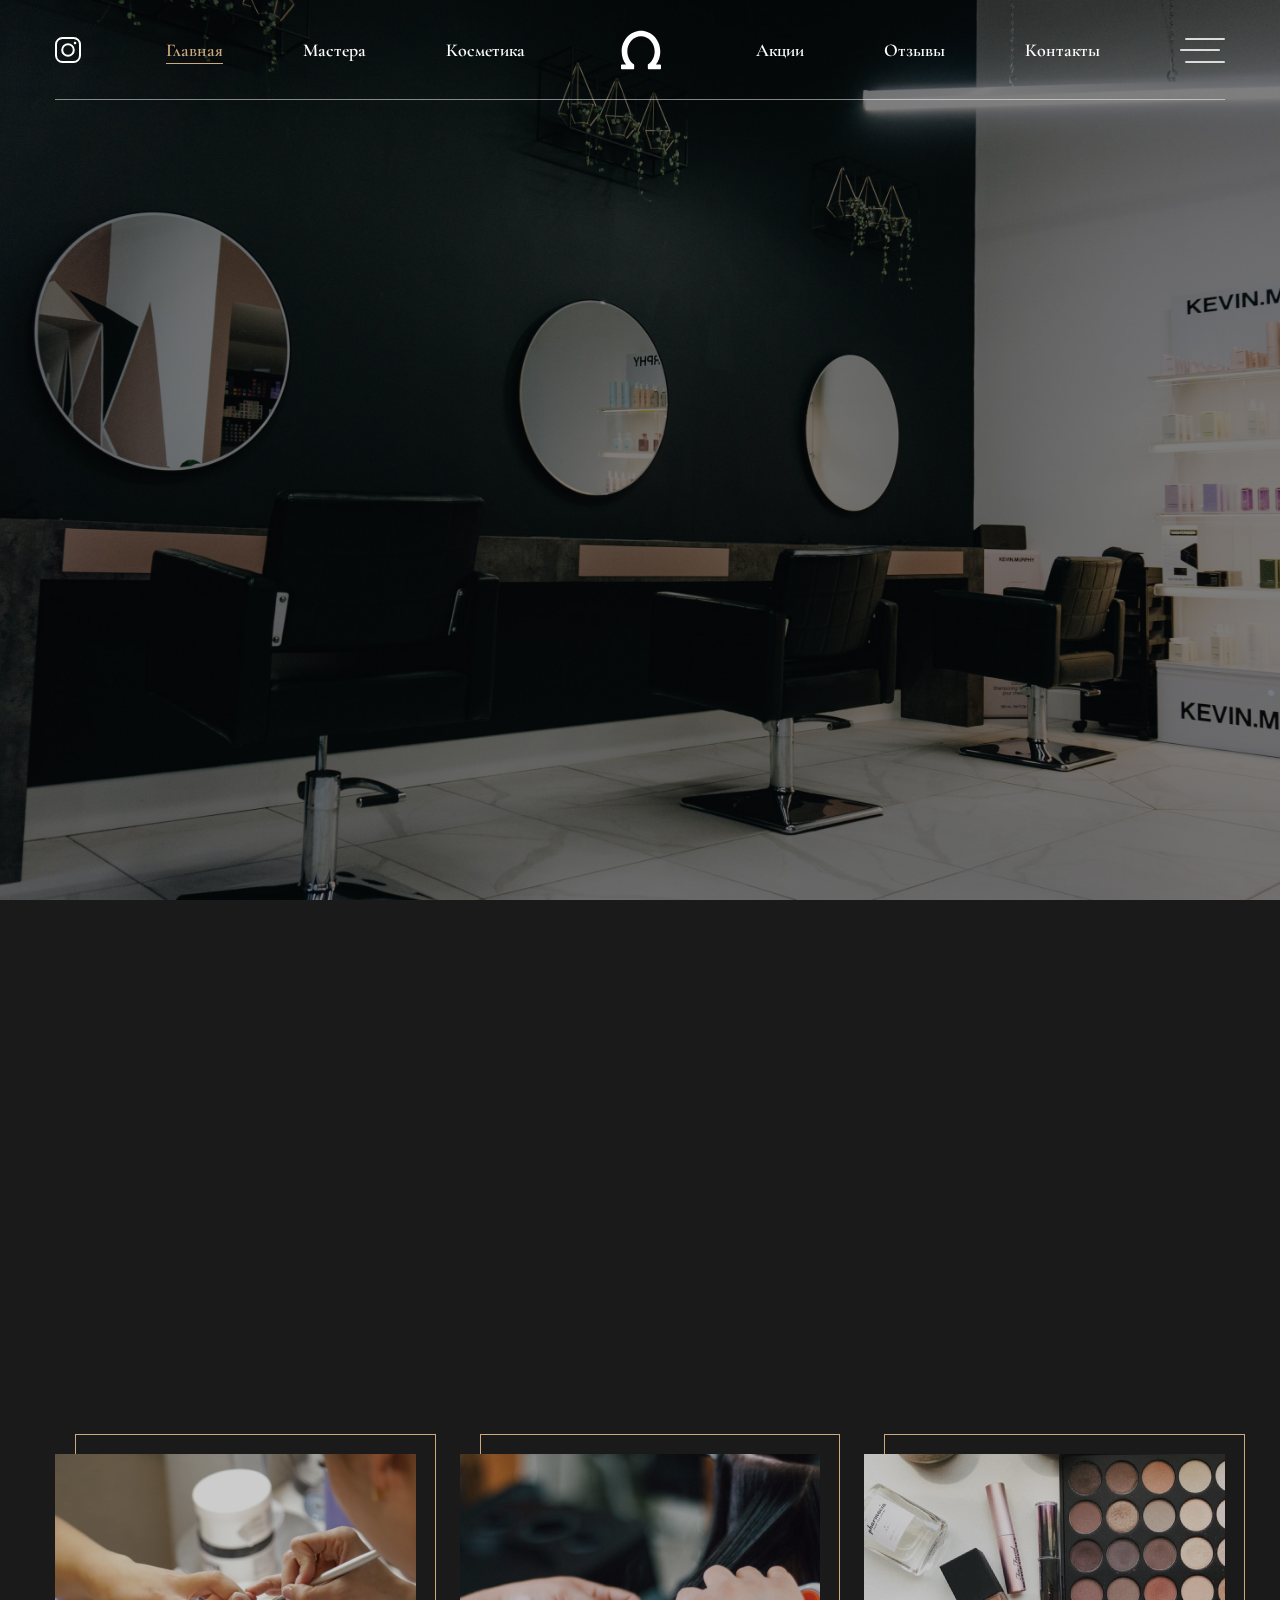
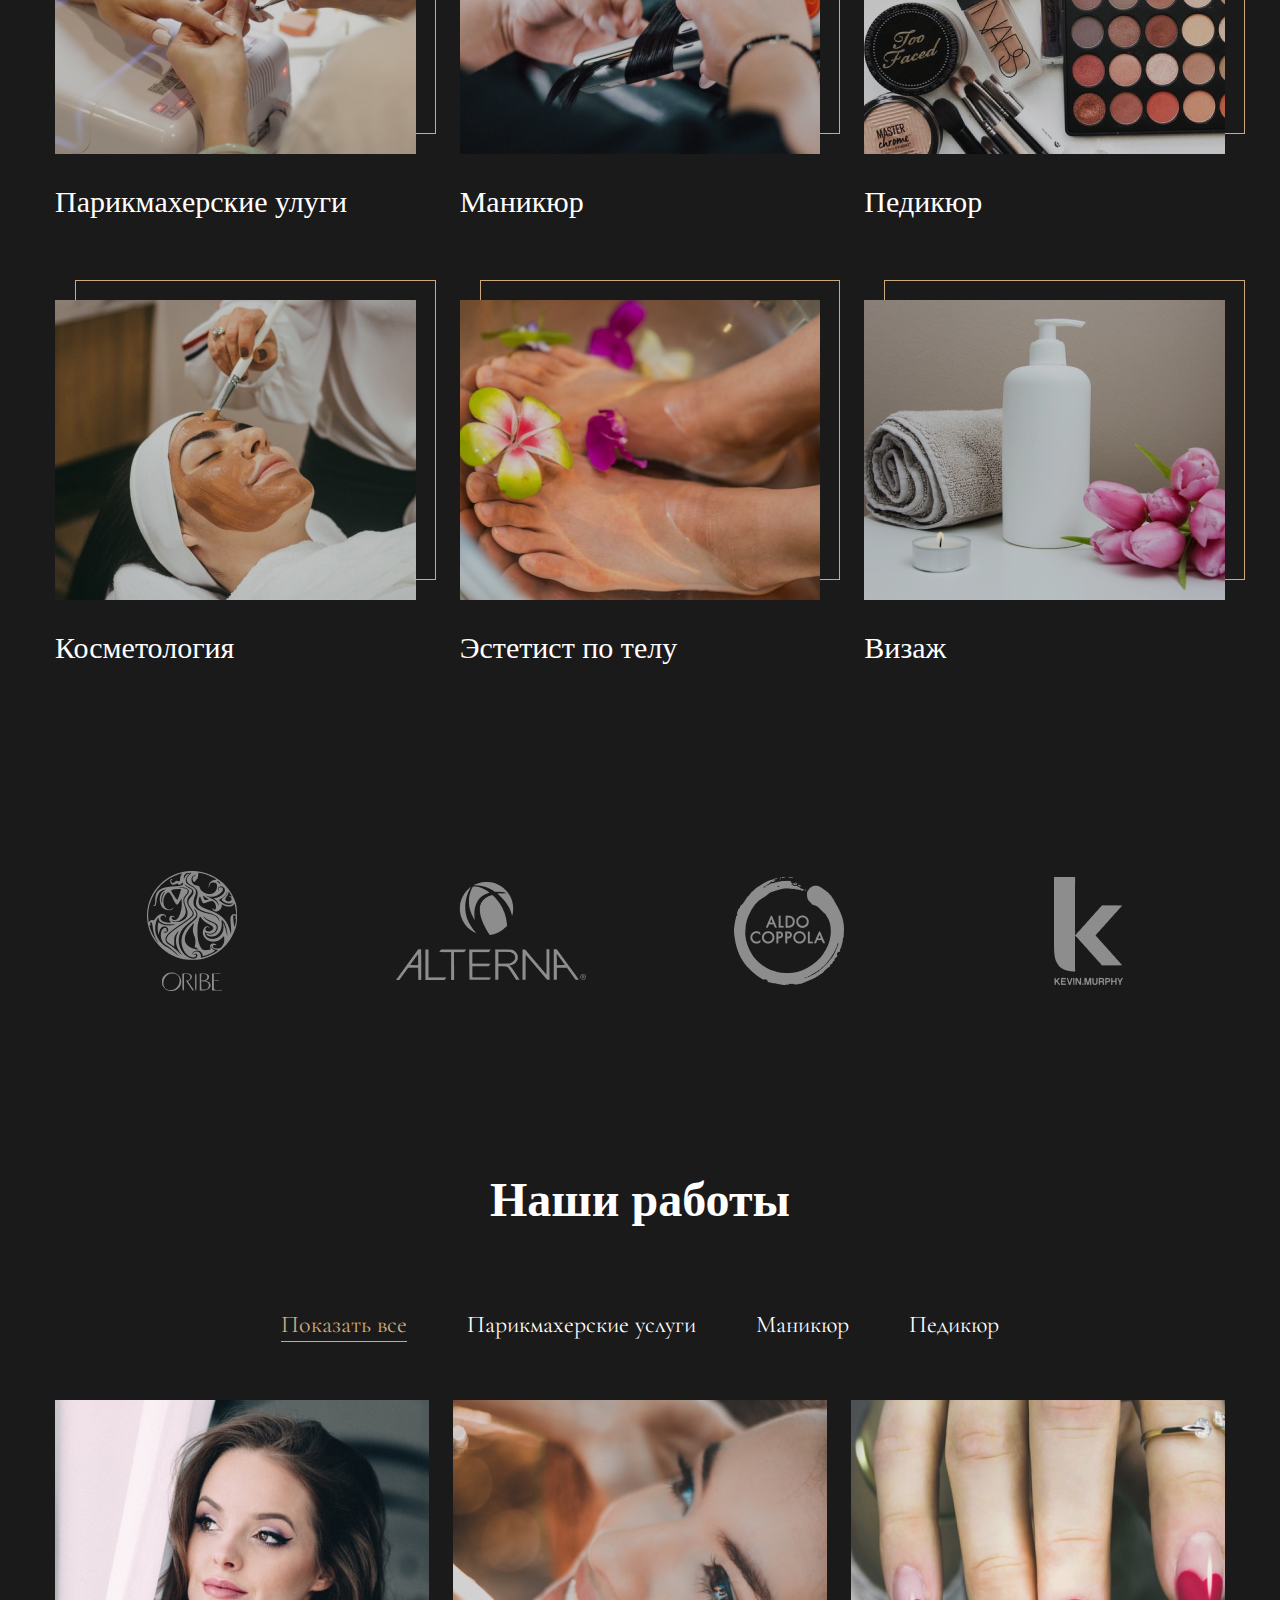
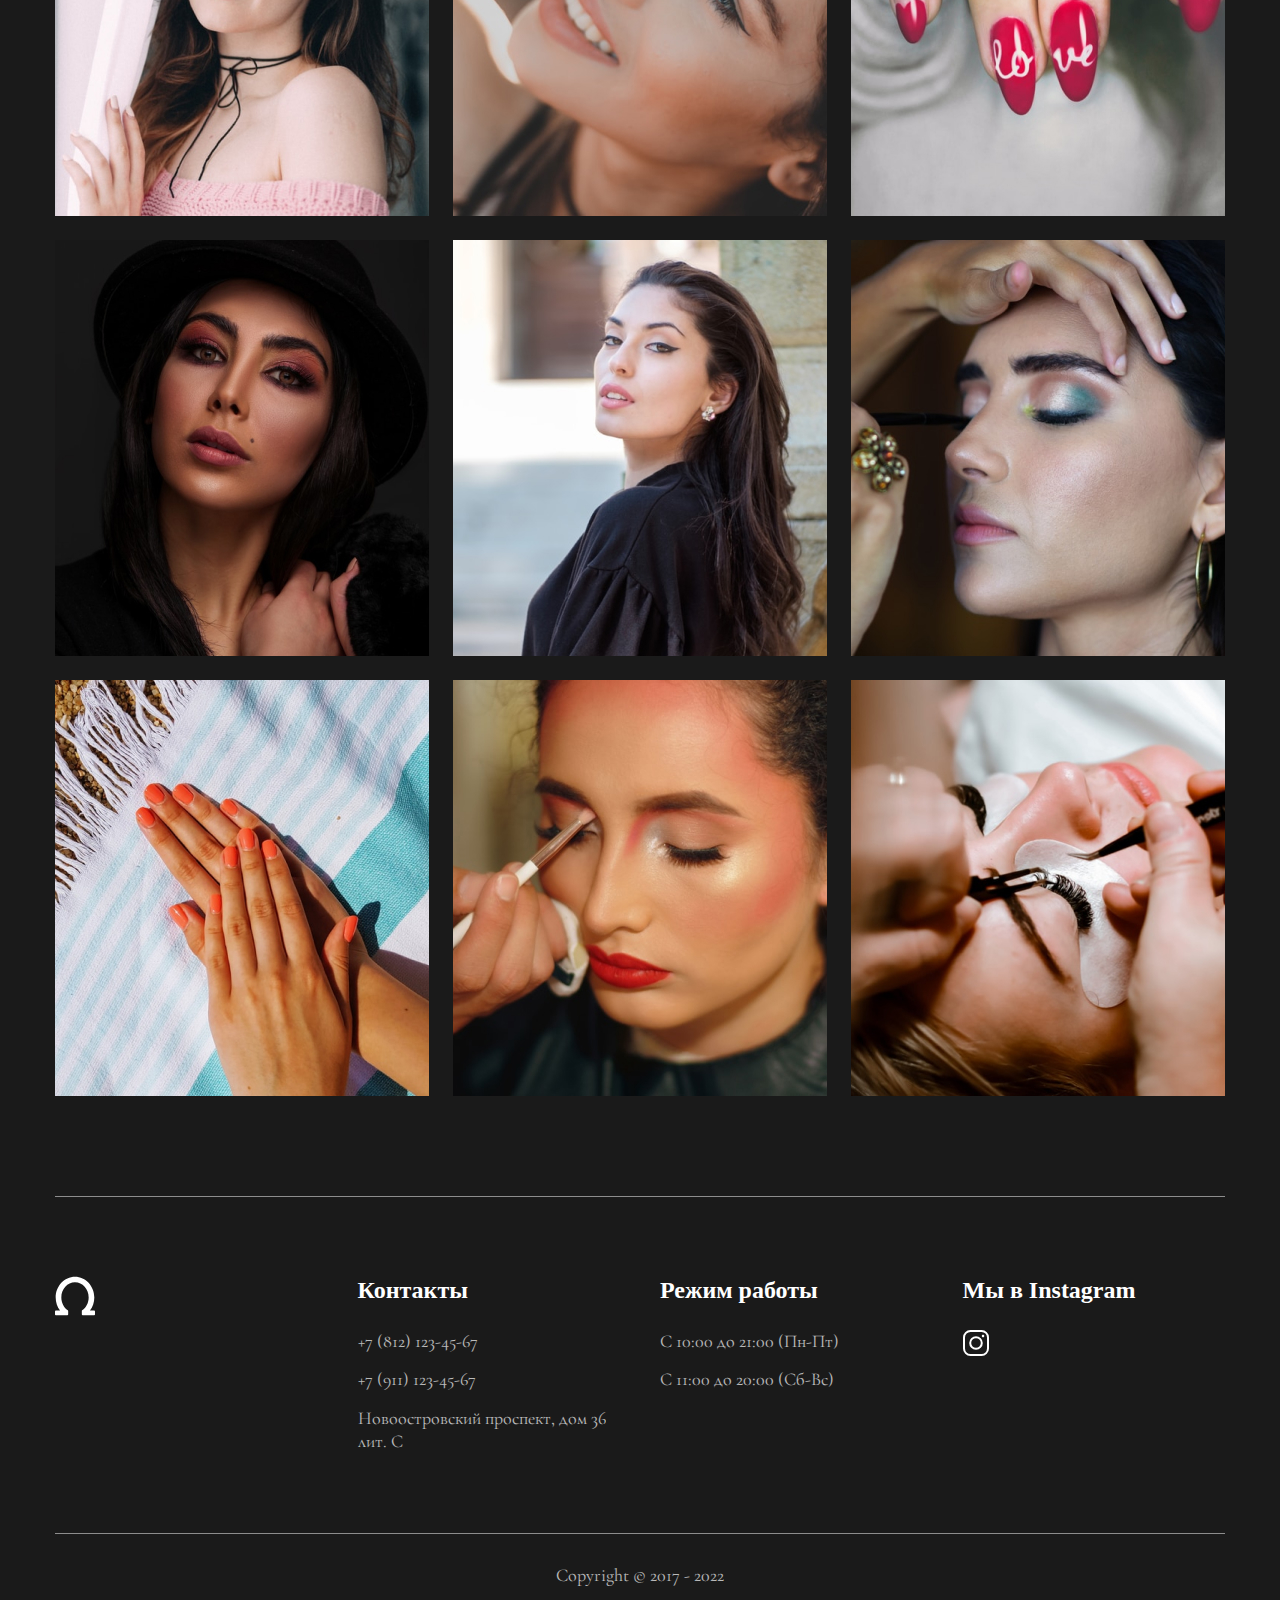
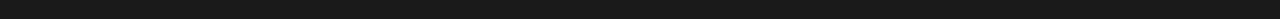
<file: index.html>
<!DOCTYPE html>
<html lang="ru">
<head>
    <meta charset="UTF-8">
    <meta http-equiv="X-UA-Compatible" content="IE=edge">
    <meta name="viewport" content="width=device-width, initial-scale=1.0">
    <link rel="shortcut icon" href="img/Icon/Logo.svg">
    <link rel="stylesheet" href="scss/style.css">
    <title>Delote-Beauty</title>
</head>
<body>
    <div class="main-wrapper">
        <div class="wrapper">
            <header class="header">
                <img src="img/Header/bg.jpg" alt="bg" class="header__bg">
                <div class="header__top">
                    <div class='container'>
                        <div class="header__row">
                            <div class="header__item item-header">
                                <a href="" class="item-header__inst">
                                    <img src="img/Icon/Inst.svg" alt="inst">
                                </a>
                            </div>
                            <div class="header__item item-header">
                                <nav class="item-header__menu menu-item-header" data-da=".burger-item-header__row, 767, first">
                                    <ul class="menu-item-header__list">
                                        <li>
                                            <a href="index.html" class="menu-item-header__link  menu-item-header__link_active">Главная</a>
                                        </li>
                                        <li>
                                            <a href="Master.html" class="menu-item-header__link">Мастера</a>
                                        </li>
                                        <li>
                                            <a href="Servisiec.html" class="menu-item-header__link">Косметика</a>
                                        </li>
                                    </ul>
                                </nav>
                            </div>
                            <div class="header__item item-header">
                                <a href="#" class="item-header__logo">
                                    <img src="img/Icon/Logo.svg" alt="logo">
                                </a>
                            </div>
                            <div class="header__item item-header">
                                <nav class="item-header__menu menu-item-header" data-da=".burger-item-header__row, 767, 1">
                                    <ul class="menu-item-header__list">
                                        <li>
                                            <a href="Servisiec.html" class="menu-item-header__link">Акции</a>
                                        </li>
                                        <li>
                                            <a href="#" class="menu-item-header__link">Отзывы</a>
                                        </li>
                                        <li>
                                            <a href="Contacnt.html" class="menu-item-header__link">Контакты</a>
                                        </li>
                                    </ul>
                                </nav>
                            </div>
                            <div class="header__item item-header">
                                <div class="item-header__burger burger-item-header"><span></span></div>
                            </div>
                        </div>
                    </div>
                </div>
                <div class="header__body">
                    <h1 class="header__title">Салон красоты «Delote-Beauty» на Крестовском</h1>
                    <div class="header__down">
                        Прокрутите вниз
                    </div>
                </div>
            </header>
        </div>
        <main class="main">
            <div class="text">
                <div class='container'>
                    <div class="text__body">
                        <div class="text__image">
                            <img src="img/text/1.svg" alt="img">
                        </div>
                        <div class="text__text">
                            <p>
                                Lorem ipsum dolor sit amet, consectetur adipiscing elit. In arcu nibh vitae amet. Ipsum, pharetra donec ornare velit. Id at quisque accumsan risus ac ipsum ut. Sit elit, facilisi proin non malesuada sociis tristique. Viverra augue lorem ut quisque quam tortor, malesuada iaculis. 
                            </p>
                            <p>
                                Et elementum at nulla venenatis, faucibus integer. Auctor neque eros, viverra rutrum. Fames ultrices condimentum tortor nec penatibus. Velit imperdiet sapien fringilla vestibulum sit fames.
                            </p>
                        </div>
                    </div>
                </div>
            </div>
            <div class="services">
                <div class='container'>
                        <div class="services__row services__row_">
                            <div class="services__item item-services">
                                <a href="" class="item-services__image">
                                    <div class="item-services__back">
                                        <img src="img/Servisiec/01.jpg" alt="img">
                                    </div>
                                </a>
                                <a href="" class="item-services__label">Парикмахерские улуги</a>
                            </div>
                            <div class="services__item item-services">
                                <a href="" class="item-services__image">
                                    <div class="item-services__back">
                                        <img src="img/Servisiec/02.jpg" alt="img">
                                    </div>
                                </a>
                                <a href="" class="item-services__label">Маникюр</a>
                            </div>
                            <div class="services__item item-services">
                                <a href="" class="item-services__image">
                                    <div class="item-services__back">
                                        <img src="img/Servisiec/03.jpg" alt="img">
                                    </div>
                                </a>
                                <a href="" class="item-services__label">Педикюр</a>
                            </div>
                            <div class="services__item item-services">
                                <a href="" class="item-services__image">
                                    <div class="item-services__back">
                                        <img src="img/Servisiec/04.jpg" alt="img">
                                    </div>
                                </a>
                                <a href="" class="item-services__label">Косметология</a>
                            </div>
                            <div class="services__item item-services">
                                <a href="" class="item-services__image">
                                    <div class="item-services__back">
                                        <img src="img/Servisiec/05.jpg" alt="img">
                                    </div>
                                </a>
                                <a href="" class="item-services__label">Эстетист по телу</a>
                            </div>
                            <div class="services__item item-services">
                                <a href="" class="item-services__image">
                                    <div class="item-services__back">
                                        <img src="img/Servisiec/06.jpg" alt="img">
                                    </div>
                                </a>
                                <a href="" class="item-services__label">Визаж</a>
                            </div>
                        </div>
                </div>
            </div>
            <div class="Companies">
                <div class='container'>
                    <div class="Companies__row">
                        <div class="Companies__item">
                            <a href="" class="Companies__background">
                                <img src="img/Companies/logo-1.png" alt="logo">
                            </a>
                        </div>
                        <div class="Companies__item">
                            <a href="" class="Companies__background">
                                <img src="img/Companies/logo-2.png" alt="logo">
                            </a>
                        </div>
                        <div class="Companies__item">
                            <a href="" class="Companies__background">
                                <img src="img/Companies/logo-3.png" alt="logo">
                            </a>
                        </div>
                        <div class="Companies__item">
                            <a href="" class="Companies__background">
                                <img src="img/Companies/logo-4.png" alt="logo">
                            </a>
                        </div>
                    </div>
                </div>
            </div>
            <section class="jobs">
                <div class='container'>
                    <div class="jobs__body">
                        <h2 class="jobs__title title">Наши работы</h2>
                    </div>
                    <ul class="jobs__menu menu-jobs">
                        <li class="menu-jobs__item">
                            <a href="##" class="menu-jobs__link menu-jobs__link_active menu-jobs__link_all">Показать все</a>
                        </li>
                        <li class="menu-jobs__item">
                            <a href="##" class="menu-jobs__link menu-jobs__link__parick">Парикмахерские услуги</a>
                        </li>
                        <li class="menu-jobs__item">
                            <a href="##" class="menu-jobs__link menu-jobs__link_manick">Маникюр</a>
                        </li>
                        <li class="menu-jobs__item">
                            <a href="##" class="menu-jobs__link menu-jobs__link_pedick">Педикюр</a>
                        </li>
                    </ul>
                    <div class="jobs__row">
                        <div class="jobs__item jobs__item_parick jobs__item_active">
                            <a href="#" class="jobs__image">
                                <img src="img/Jobs/work-1.jpg" alt="job">
                            </a>
                        </div>
                        <div class="jobs__item jobs__item__pedick jobs__item_active">
                            <a href="#" class="jobs__image">
                                <img src="img/Jobs/work-2.jpg" alt="job">
                            </a>
                        </div>
                        <div class="jobs__item jobs__item_manic jobs__item_active">
                            <a href="#" class="jobs__image">
                                <img src="img/Jobs/work-3.jpg" alt="job">
                            </a>
                        </div>
                        <div class="jobs__item jobs__item_parick jobs__item_active">
                            <a href="#" class="jobs__image">
                                <img src="img/Jobs/work-4.jpg" alt="job">
                            </a>
                        </div>
                        <div class="jobs__item jobs__item__pedick jobs__item_active">
                            <a href="#" class="jobs__image">
                                <img src="img/Jobs/work-5.jpg" alt="job">
                            </a>
                        </div>
                        <div class="jobs__item jobs__item__pedick jobs__item_active">
                            <a href="#" class="jobs__image">
                                <img src="img/Jobs/work-6.jpg" alt="job">
                            </a>
                        </div>
                        <div class="jobs__item jobs__item_manic jobs__item_active">
                            <a href="#" class="jobs__image">
                                <img src="img/Jobs/work-7.jpg" alt="job">
                            </a>
                        </div>
                        <div class="jobs__item jobs__item__pedick jobs__item_active">
                            <a href="#" class="jobs__image">
                                <img src="img/Jobs/work-8.jpg" alt="job">
                            </a>
                        </div>
                        <div class="jobs__item jobs__item__pedick jobs__item_active">
                            <a href="#" class="jobs__image">
                                <img src="img/Jobs/work-9.jpg" alt="job">
                            </a>
                        </div>
                    </div>
                </div>
            </section>
        </main>
        <footer class="footer">
            <div class='container'>
                <div class="footer__body">
                    <div class="footer__row">
                        <div class="footer__item item-footer">
                            <a href="" class="item-footer__logo">
                                <img src="img/Icon/Logo.svg" alt="logo">
                            </a>
                        </div>
                        <div class="footer__item item-footer">
                            <div class="item-footer__title">Контакты</div>
                            <a href="tel: " class="item-footer__text">+7 (812) 123-45-67</a>
                            <a href="tel: " class="item-footer__text">+7 (911) 123-45-67</a>
                            <div class="item-footer__text">Новоостровский проспект, дом 36 лит. С</div>
                        </div>
                        <div class="footer__item item-footer">
                            <div class="item-footer__title">Режим работы</div>
                            <div class="item-footer__text">C 10:00 до 21:00 (Пн-Пт)</div>
                            <div class="item-footer__text">С 11:00 до 20:00 (Сб-Вс)</div>
                        </div>
                        <div class="footer__item item-footer">
                            <div class="item-footer__title">Мы в Instagram</div>
                            <a href="" class="item-footer__inst">
                                <img src="img/Icon/Inst.svg" alt="inst">
                            </a>
                        </div>
                    </div>
                </div>
                <div class="footer__bottom">
                    <div class="footer__right">
                        Copyright © 2017 - 2022
                    </div>
                </div>
            </div>
        </footer>
        <div class="burger-item-header__body">
            <div class="burger-item-header__row">
                <div class="burger-item-header__close">
                    <img src="img/Icon/close.svg" alt="close">
                </div>
                <div class="burger-item-header__texts">
                    Lorem ipsum dolor sit amet, consectetur adipiscing elit. Ipsum, adipiscing amet in egestas sem dui, arcu faucibus scelerisque. Nisl est felis id volutpat. Sed dolor fermentum amet lectus nibh quis. Tortor donec pellentesque leo ac placerat. Morbi.
                </div>
                <div class="burger-item-header__contacts">
                    <div class="burger-item-header__title">Контакты</div>
                    <a class="burger-item-header__tel" href="tel:78121234567">+7 (812) 123-45-67</a>
                    <a class="burger-item-header__tel" href="tel:79121234567">+7 (911) 123-45-67</a>
                    <div class="burger-item-header__text">Новоостровский проспект, дом 36 лит. С</div>
                </div>
                <div class="burger-item-header__job">
                    <div class="burger-item-header__title">Режим работы</div>
                    <div class="burger-item-header__text">C 10:00 до 21:00 (Пн-Пт)</div>
                    <div class="burger-item-header__text">С 11:00 до 20:00 (Сб-Вс)</div>
                </div>
            </div>
        </div>
        <a href="#" class="gallery-slider__close"></a>
        <div class="gallery-slider">
            <div class="gallery-slider__item">
                <div class="gallery-slider__image">
                    <img src="img/Jobs/work-1.jpg" alt="img">
                </div>
            </div>
            <div class="gallery-slider__item">
                <div class="gallery-slider__image">
                    <img src="img/Jobs/work-2.jpg" alt="img">
                </div>
            </div>
            <div class="gallery-slider__item">
                <div class="gallery-slider__image">
                    <img src="img/Jobs/work-3.jpg" alt="img">
                </div>
            </div>
            <div class="gallery-slider__item">
                <div class="gallery-slider__image">
                    <img src="img/Jobs/work-4.jpg" alt="img">
                </div>
            </div>
            <div class="gallery-slider__item">
                <div class="gallery-slider__image">
                    <img src="img/Jobs/work-5.jpg" alt="img">
                </div>
            </div>
            <div class="gallery-slider__item">
                <div class="gallery-slider__image">
                    <img src="img/Jobs/work-6.jpg" alt="img">
                </div>
            </div>
            <div class="gallery-slider__item">
                <div class="gallery-slider__image">
                    <img src="img/Jobs/work-7.jpg" alt="img">
                </div>
            </div>
            <div class="gallery-slider__item">
                <div class="gallery-slider__image">
                    <img src="img/Jobs/work-8.jpg" alt="img">
                </div>
            </div>
            <div class="gallery-slider__item">
                <div class="gallery-slider__image">
                    <img src="img/Jobs/work-9.jpg" alt="img">
                </div>
            </div>
        </div>
    </div>



<!--     <a href="" class="arrow-top">
        <img src="img/Icon/Arrow.png" alt="arrow">
    </a> -->


    


    <script src="js/jquery-3.6.0.min.js"></script>
    <script src="js/slick.min.js"></script>
    <script src="js/dynamic.js"></script>
    <script src="js/script.js"></script>
</body>
</html>
</file>
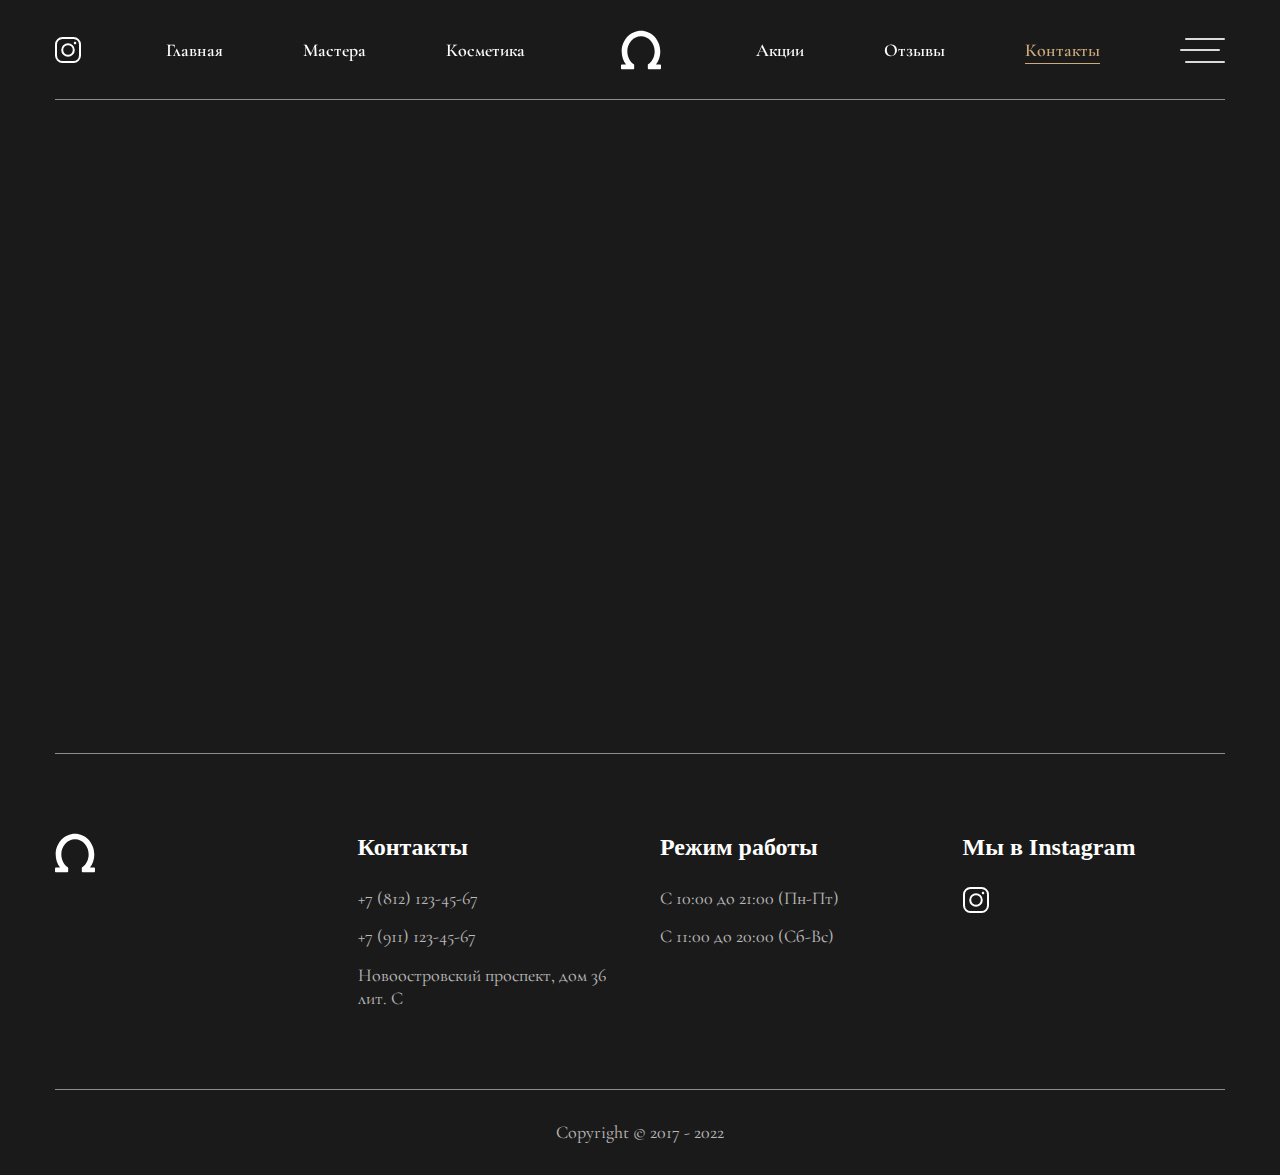
<file: Contacnt.html>
<!DOCTYPE html>
<html lang="ru">
<head>
    <meta charset="UTF-8">
    <meta http-equiv="X-UA-Compatible" content="IE=edge">
    <meta name="viewport" content="width=device-width, initial-scale=1.0">
    <link rel="shortcut icon" href="img/Icon/Logo.svg">
    <link rel="stylesheet" href="scss/style.css">
    <title>Delote-Beauty</title>
</head>
<body>
    <header class="header header_other">
        <div class="header__top">
            <div class='container'>
                <div class="header__row">
                    <div class="header__item item-header">
                        <a href="" class="item-header__inst">
                            <img src="img/Icon/Inst.svg" alt="inst">
                        </a>
                    </div>
                    <div class="header__item item-header">
                        <nav class="item-header__menu menu-item-header" data-da=".burger-item-header__row, 767, first">
                            <ul class="menu-item-header__list">
                                <li>
                                    <a href="index.html" class="menu-item-header__link ">Главная</a>
                                </li>
                                <li>
                                    <a href="Master.html" class="menu-item-header__link">Мастера</a>
                                </li>
                                <li>
                                    <a href="Servisiec.html" class="menu-item-header__link">Косметика</a>
                                </li>
                            </ul>
                        </nav>
                    </div>
                    <div class="header__item item-header">
                        <a href="index.html" class="item-header__logo">
                            <img src="img/Icon/Logo.svg" alt="logo">
                        </a>
                    </div>
                    <div class="header__item item-header">
                        <nav class="item-header__menu menu-item-header" data-da=".burger-item-header__row, 767, 1">
                            <ul class="menu-item-header__list">
                                <li>
                                    <a href="Servisiec.html" class="menu-item-header__link">Акции</a>
                                </li>
                                <li>
                                    <a href="#" class="menu-item-header__link">Отзывы</a>
                                </li>
                                <li>
                                    <a href="Contacnt.html" class="menu-item-header__link
                                    menu-item-header__link_active">Контакты</a>
                                </li>
                            </ul>
                        </nav>
                    </div>
                    <div class="header__item item-header">
                        <div class="item-header__burger burger-item-header"><span></span></div>
                    </div>
                </div>
            </div>
        </div>
    </header>
    <main class="main main_other">
        <div class='container'>
            <iframe class="map"
            width="100%"
            height="450"
            style="border:0"
            loading="lazy"
            allowfullscreen
            referrerpolicy="no-referrer-when-downgrade"
            src="https://www.google.com/maps/embed/v1/place?key=API_KEY
                &q=Space+Needle,Seattle+WA">
            </iframe>
        </div>

    </main>
    <footer class="footer">
        <div class='container'>
            <div class="footer__body">
                <div class="footer__row">
                    <div class="footer__item item-footer">
                        <a href="index.html" class="item-footer__logo">
                            <img src="img/Icon/Logo.svg" alt="logo">
                        </a>
                    </div>
                    <div class="footer__item item-footer">
                        <div class="item-footer__title">Контакты</div>
                        <a href="tel: " class="item-footer__text">+7 (812) 123-45-67</a>
                        <a href="tel: " class="item-footer__text">+7 (911) 123-45-67</a>
                        <div class="item-footer__text">Новоостровский проспект, дом 36 лит. С</div>
                    </div>
                    <div class="footer__item item-footer">
                        <div class="item-footer__title">Режим работы</div>
                        <div class="item-footer__text">C 10:00 до 21:00 (Пн-Пт)</div>
                        <div class="item-footer__text">С 11:00 до 20:00 (Сб-Вс)</div>
                    </div>
                    <div class="footer__item item-footer">
                        <div class="item-footer__title">Мы в Instagram</div>
                        <a href="" class="item-footer__inst">
                            <img src="img/Icon/Inst.svg" alt="inst">
                        </a>
                    </div>
                </div>
            </div>
            <div class="footer__bottom">
                <div class="footer__right">
                    Copyright © 2017 - 2022
                </div>
            </div>
        </div>
    </footer>
    <div class="burger-item-header__body">
        <div class="burger-item-header__row">
            <div class="burger-item-header__close">
                <img src="img/Icon/close.svg" alt="close">
            </div>
            <div class="burger-item-header__texts">
                Lorem ipsum dolor sit amet, consectetur adipiscing elit. Ipsum, adipiscing amet in egestas sem dui, arcu faucibus scelerisque. Nisl est felis id volutpat. Sed dolor fermentum amet lectus nibh quis. Tortor donec pellentesque leo ac placerat. Morbi.
            </div>
            <div class="burger-item-header__contacts">
                <div class="burger-item-header__title">Контакты</div>
                <a class="burger-item-header__tel" href="tel:78121234567">+7 (812) 123-45-67</a>
                <a class="burger-item-header__tel" href="tel:79121234567">+7 (911) 123-45-67</a>
                <div class="burger-item-header__text">Новоостровский проспект, дом 36 лит. С</div>
            </div>
            <div class="burger-item-header__job">
                <div class="burger-item-header__title">Режим работы</div>
                <div class="burger-item-header__text">C 10:00 до 21:00 (Пн-Пт)</div>
                <div class="burger-item-header__text">С 11:00 до 20:00 (Сб-Вс)</div>
            </div>
        </div>
    </div>
    

    <script src="js/jquery-3.6.0.min.js"></script>
    <script src="js/slick.min.js"></script>
    <script src="js/dynamic.js"></script>
    <script src="js/script.js"></script>
</body>
</html>
</file>
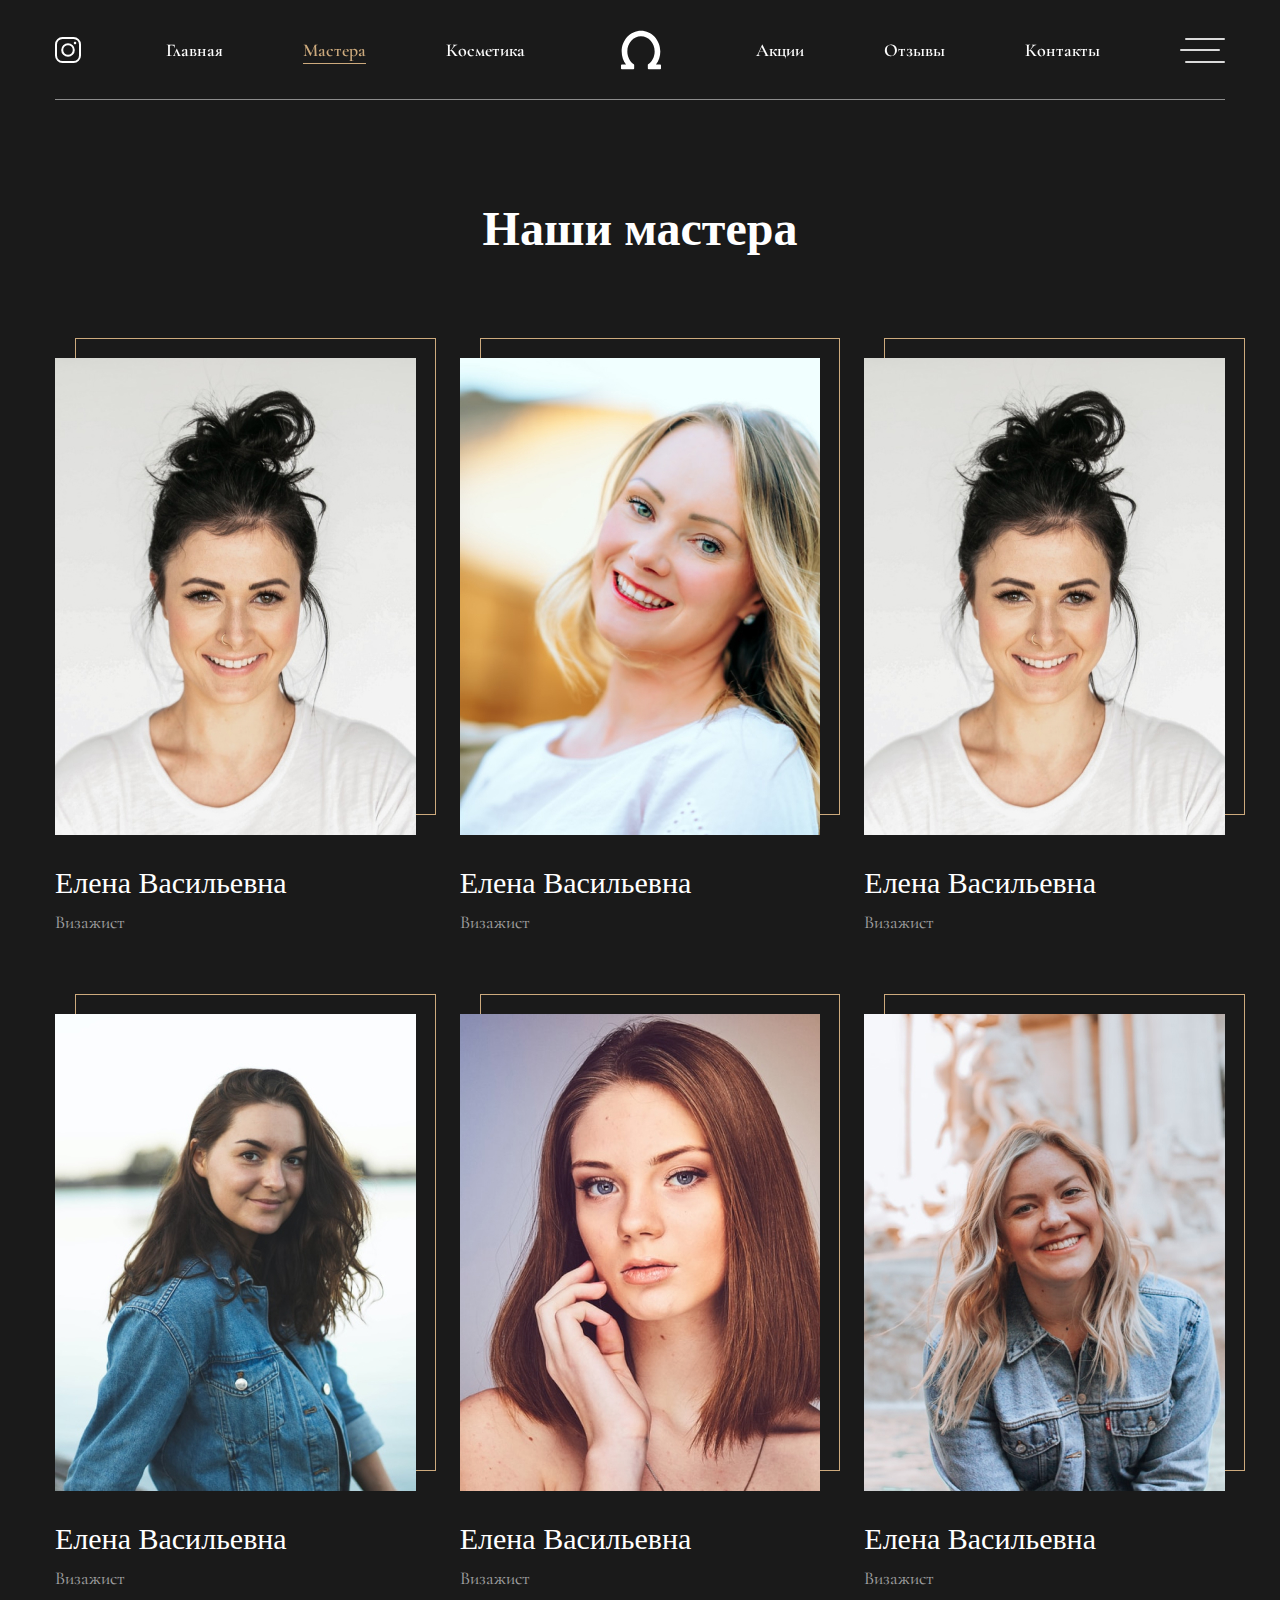
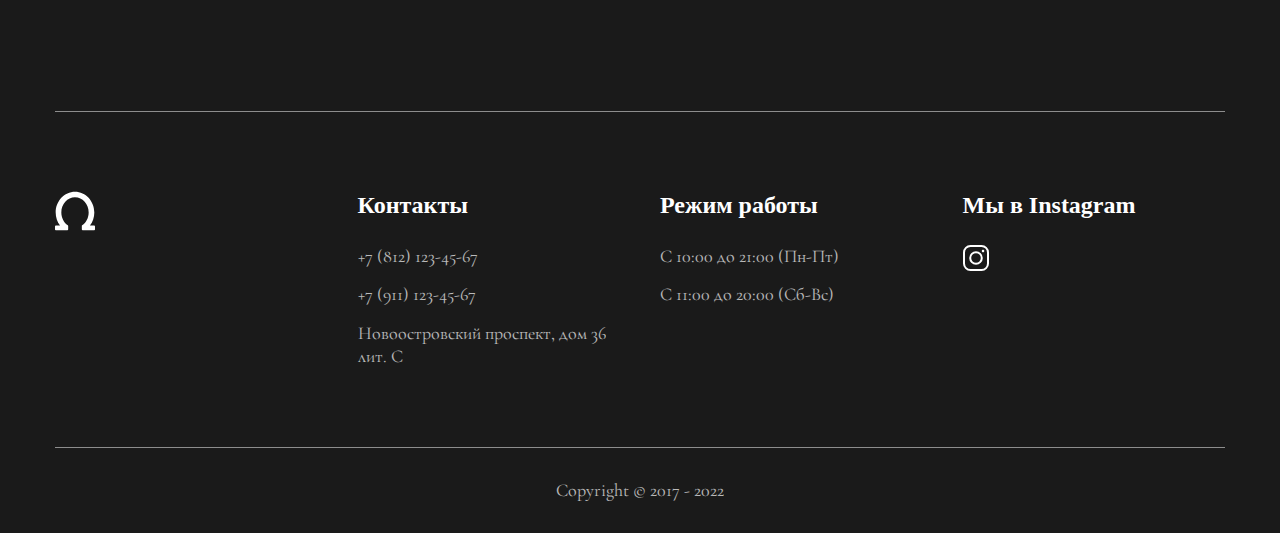
<file: Master.html>
<!DOCTYPE html>
<html lang="ru">
<head>
    <meta charset="UTF-8">
    <meta http-equiv="X-UA-Compatible" content="IE=edge">
    <meta name="viewport" content="width=device-width, initial-scale=1.0">
    <link rel="shortcut icon" href="img/Icon/Logo.svg">
    <link rel="stylesheet" href="scss/style.css">
    <title>Delote-Beauty</title>
</head>
<body>
    <div class="main-wrapper">
        <header class="header header_other">
            <div class="header__top">
                <div class='container'>
                    <div class="header__row">
                        <div class="header__item item-header">
                            <a href="" class="item-header__inst">
                                <img src="img/Icon/Inst.svg" alt="inst">
                            </a>
                        </div>
                        <div class="header__item item-header">
                            <nav class="item-header__menu menu-item-header" data-da=".burger-item-header__row, 767, first">
                                <ul class="menu-item-header__list">
                                    <li>
                                        <a href="index.html" class="menu-item-header__link">Главная</a>
                                    </li>
                                    <li>
                                        <a href="Master.html" class="menu-item-header__link menu-item-header__link_active">Мастера</a>
                                    </li>
                                    <li>
                                        <a href="Servisiec.html" class="menu-item-header__link">Косметика</a>
                                    </li>
                                </ul>
                            </nav>
                        </div>
                        <div class="header__item item-header">
                            <a href="index.html" class="item-header__logo">
                                <img src="img/Icon/Logo.svg" alt="logo">
                            </a>
                        </div>
                        <div class="header__item item-header">
                            <nav class="item-header__menu menu-item-header" data-da=".burger-item-header__row, 767, 1">
                                <ul class="menu-item-header__list">
                                    <li>
                                        <a href="Servisiec.html" class="menu-item-header__link">Акции</a>
                                    </li>
                                    <li>
                                        <a href="#" class="menu-item-header__link">Отзывы</a>
                                    </li>
                                    <li>
                                        <a href="Contacnt.html" class="menu-item-header__link">Контакты</a>
                                    </li>
                                </ul>
                            </nav>
                        </div>
                        <div class="header__item item-header">
                            <div class="item-header__burger burger-item-header"><span></span></div>
                        </div>
                    </div>
                </div>
            </div>
        </header>
        <main class="main main_other">
            <div class="services">
                <div class='container'>
                        <div class="services__title title">Наши мастера</div>
                        <div class="services__row services__row_">
                            <div class="services__item item-services">
                                <a href="" class="item-services__image">
                                    <div class="item-services__back item-services__back_big">
                                        <img src="img/Master/3.jpg" alt="img">
                                    </div>
                                </a>
                                <a href="" class="item-services__label">Елена Васильевна</a>
                                <div class="item-services__text">Визажист</div>
                            </div>
                            <div class="services__item item-services">
                                <a href="" class="item-services__image">
                                    <div class="item-services__back item-services__back_big">
                                        <img src="img/Master/1.jpg" alt="img">
                                    </div>
                                </a>
                                <a href="" class="item-services__label">Елена Васильевна</a>
                                <div class="item-services__text">Визажист</div>
                            </div>
                            <div class="services__item item-services">
                                <a href="" class="item-services__image">
                                    <div class="item-services__back item-services__back_big">
                                        <img src="img/Master/3.jpg" alt="img">
                                    </div>
                                </a>
                                <a href="" class="item-services__label">Елена Васильевна</a>
                                <div class="item-services__text">Визажист</div>
                            </div>
                            <div class="services__item item-services">
                                <a href="" class="item-services__image">
                                    <div class="item-services__back item-services__back_big">
                                        <img src="img/Master/4.jpg" alt="img">
                                    </div>
                                </a>
                                <a href="" class="item-services__label">Елена Васильевна</a>
                                <div class="item-services__text">Визажист</div>
                            </div>
                            <div class="services__item item-services">
                                <a href="" class="item-services__image">
                                    <div class="item-services__back item-services__back_big">
                                        <img src="img/Master/5.jpg" alt="img">
                                    </div>
                                </a>
                                <a href="" class="item-services__label">Елена Васильевна</a>
                                <div class="item-services__text">Визажист</div>
                            </div>
                            <div class="services__item item-services">
                                <a href="" class="item-services__image">
                                    <div class="item-services__back item-services__back_big">
                                        <img src="img/Master/6.jpg" alt="img">
                                    </div>
                                </a>
                                <a href="" class="item-services__label">Елена Васильевна</a>
                                <div class="item-services__text">Визажист</div>
                            </div>
                        </div>
                </div>
            </div>
        </main>
        <footer class="footer footer_other">
            <div class='container'>
                <div class="footer__body">
                    <div class="footer__row">
                        <div class="footer__item item-footer">
                            <a href="index.html" class="item-footer__logo">
                                <img src="img/Icon/Logo.svg" alt="logo">
                            </a>
                        </div>
                        <div class="footer__item item-footer">
                            <div class="item-footer__title">Контакты</div>
                            <a href="tel: " class="item-footer__text">+7 (812) 123-45-67</a>
                            <a href="tel: " class="item-footer__text">+7 (911) 123-45-67</a>
                            <div class="item-footer__text">Новоостровский проспект, дом 36 лит. С</div>
                        </div>
                        <div class="footer__item item-footer">
                            <div class="item-footer__title">Режим работы</div>
                            <div class="item-footer__text">C 10:00 до 21:00 (Пн-Пт)</div>
                            <div class="item-footer__text">С 11:00 до 20:00 (Сб-Вс)</div>
                        </div>
                        <div class="footer__item item-footer">
                            <div class="item-footer__title">Мы в Instagram</div>
                            <a href="" class="item-footer__inst">
                                <img src="img/Icon/Inst.svg" alt="inst">
                            </a>
                        </div>
                    </div>
                </div>
                <div class="footer__bottom">
                    <div class="footer__right">
                        Copyright © 2017 - 2022
                    </div>
                </div>
            </div>
        </footer>
        <div class="burger-item-header__body">
            <div class="burger-item-header__row">
                <div class="burger-item-header__close">
                    <img src="img/Icon/close.svg" alt="close">
                </div>
                <div class="burger-item-header__texts">
                    Lorem ipsum dolor sit amet, consectetur adipiscing elit. Ipsum, adipiscing amet in egestas sem dui, arcu faucibus scelerisque. Nisl est felis id volutpat. Sed dolor fermentum amet lectus nibh quis. Tortor donec pellentesque leo ac placerat. Morbi.
                </div>
                <div class="burger-item-header__contacts">
                    <div class="burger-item-header__title">Контакты</div>
                    <a class="burger-item-header__tel" href="tel:78121234567">+7 (812) 123-45-67</a>
                    <a class="burger-item-header__tel" href="tel:79121234567">+7 (911) 123-45-67</a>
                    <div class="burger-item-header__text">Новоостровский проспект, дом 36 лит. С</div>
                </div>
                <div class="burger-item-header__job">
                    <div class="burger-item-header__title">Режим работы</div>
                    <div class="burger-item-header__text">C 10:00 до 21:00 (Пн-Пт)</div>
                    <div class="burger-item-header__text">С 11:00 до 20:00 (Сб-Вс)</div>
                </div>
            </div>
        </div>
    </div>

    

    <script src="js/jquery-3.6.0.min.js"></script>
    <script src="js/slick.min.js"></script>
    <script src="js/dynamic.js"></script>
    <script src="js/script.js"></script>
</body>
</html>
</file>
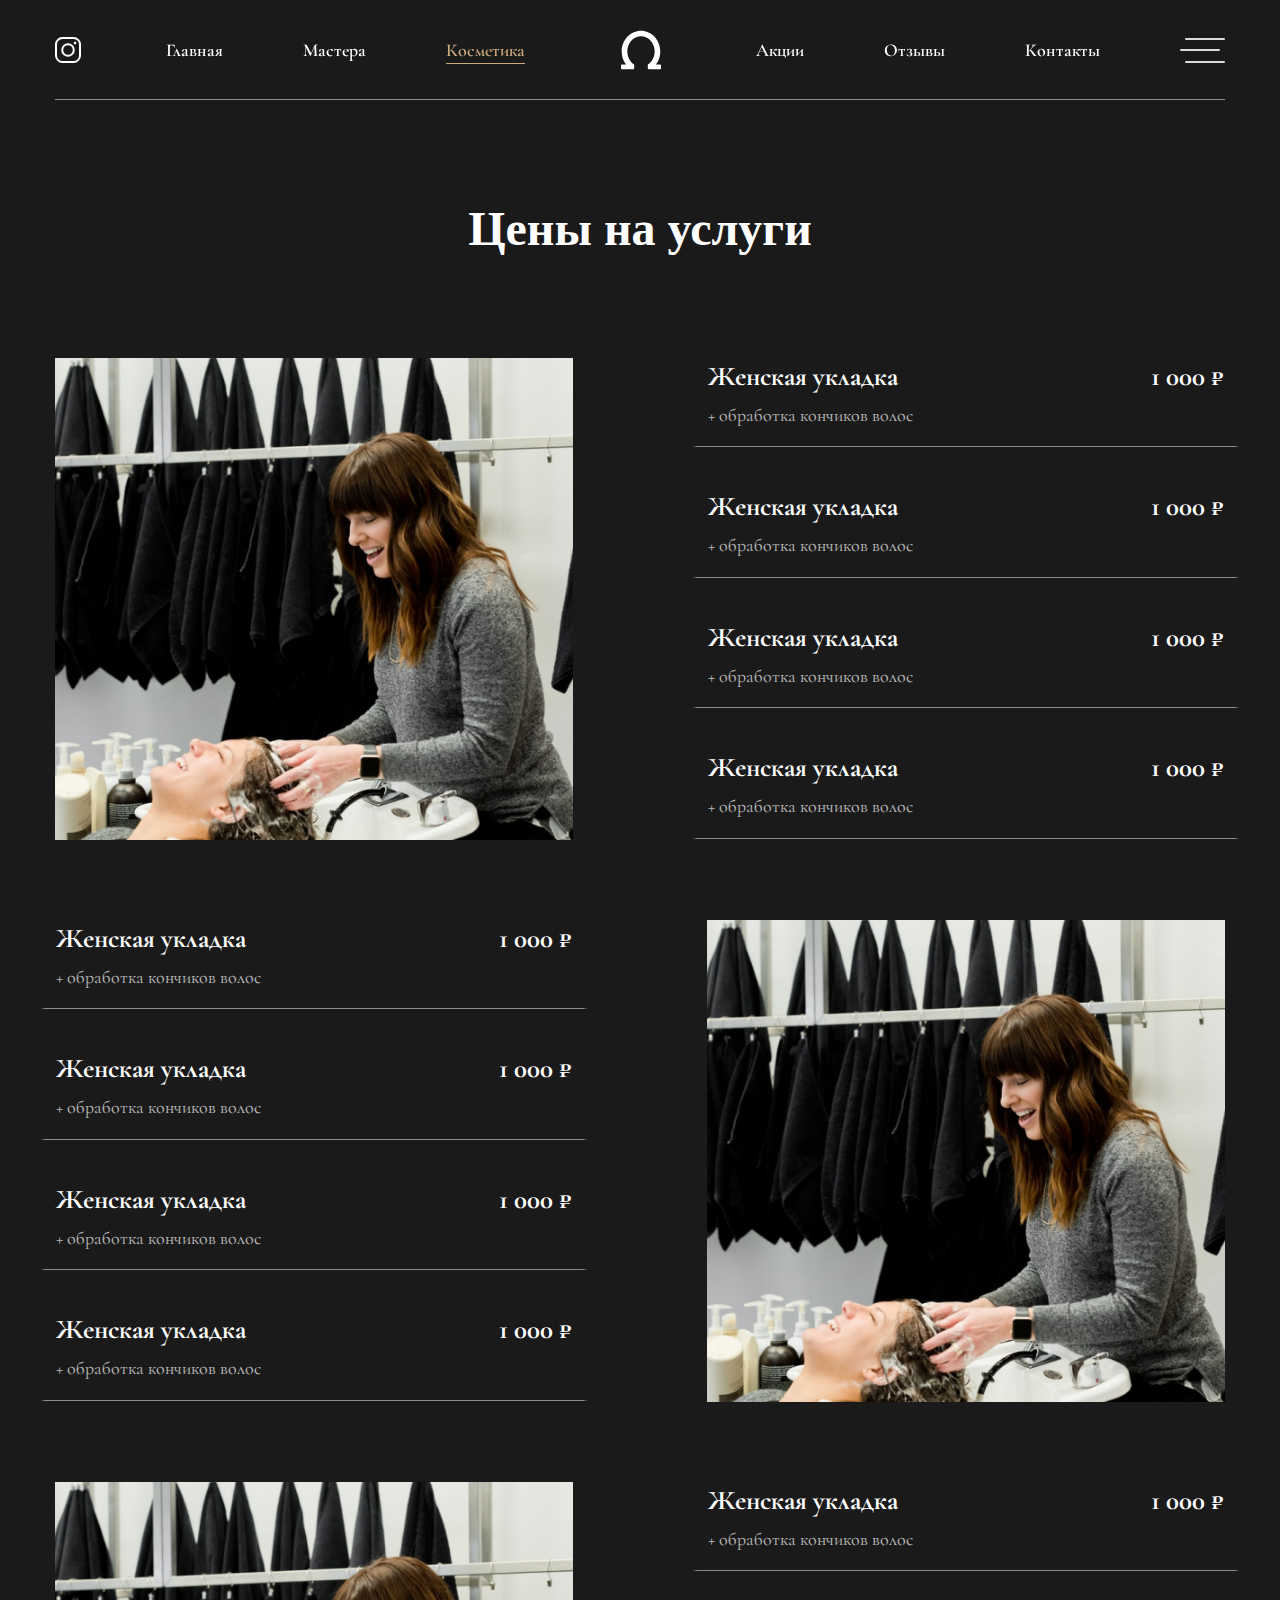
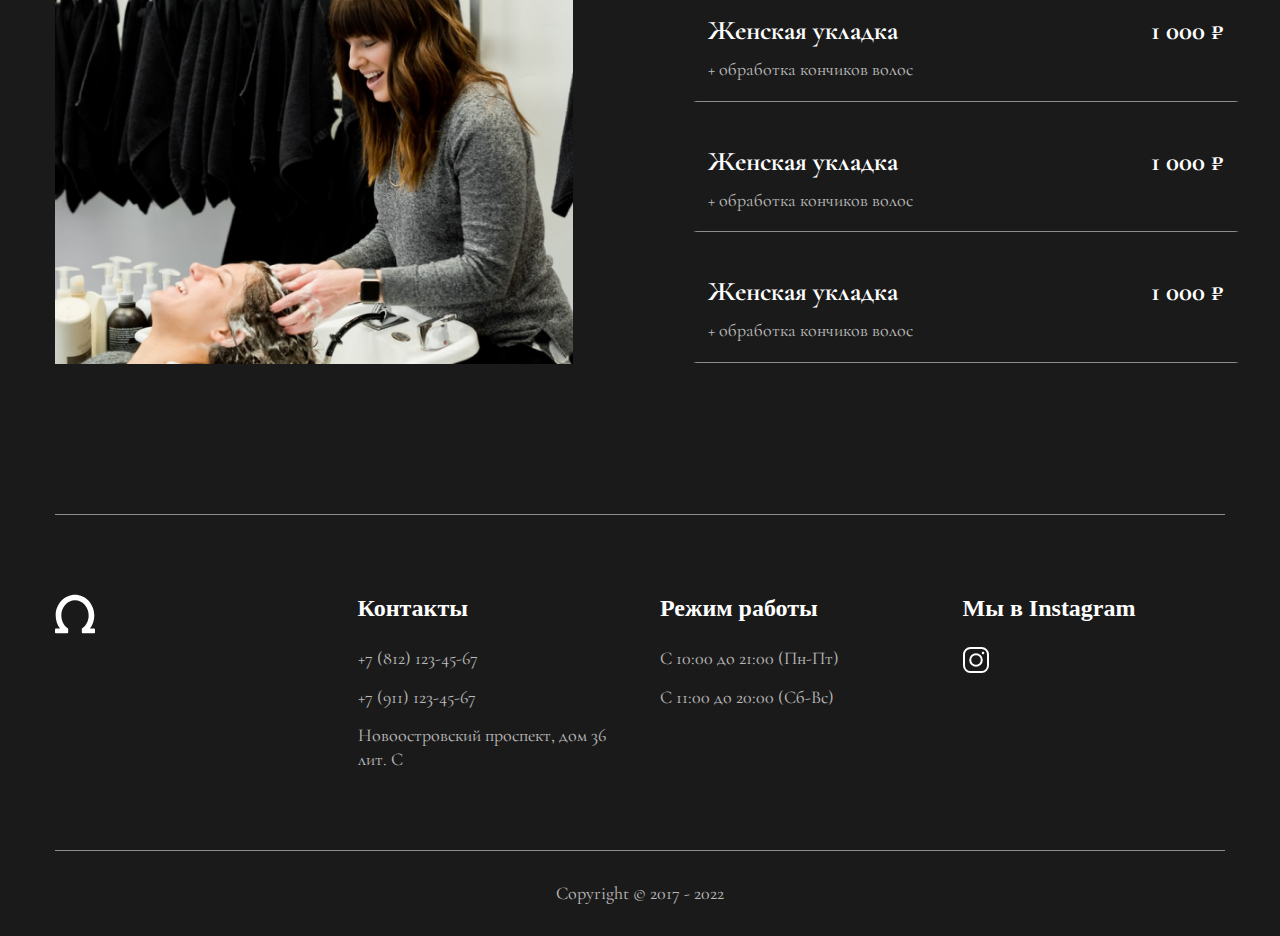
<file: Servisiec.html>
<!DOCTYPE html>
<html lang="ru">
<head>
    <meta charset="UTF-8">
    <meta http-equiv="X-UA-Compatible" content="IE=edge">
    <meta name="viewport" content="width=device-width, initial-scale=1.0">
    <link rel="shortcut icon" href="img/Icon/Logo.svg">
    <link rel="stylesheet" href="scss/style.css">
    <title>Delote-Beauty</title>
</head>
<body>
    <header class="header header_other">
        <div class="header__top">
            <div class='container'>
                <div class="header__row">
                    <div class="header__item item-header">
                        <a href="" class="item-header__inst">
                            <img src="img/Icon/Inst.svg" alt="inst">
                        </a>
                    </div>
                    <div class="header__item item-header">
                        <nav class="item-header__menu menu-item-header" data-da=".burger-item-header__row, 767, first">
                            <ul class="menu-item-header__list">
                                <li>
                                    <a href="index.html" class="menu-item-header__link">Главная</a>
                                </li>
                                <li>
                                    <a href="Master.html" class="menu-item-header__link">Мастера</a>
                                </li>
                                <li>
                                    <a href="Servisiec.html" class="menu-item-header__link
                                    menu-item-header__link_active">Косметика</a>
                                </li>
                            </ul>
                        </nav>
                    </div>
                    <div class="header__item item-header">
                        <a href="index.html" class="item-header__logo">
                            <img src="img/Icon/Logo.svg" alt="logo">
                        </a>
                    </div>
                    <div class="header__item item-header">
                        <nav class="item-header__menu menu-item-header" data-da=".burger-item-header__row, 767, 1">
                            <ul class="menu-item-header__list">
                                <li>
                                    <a href="Servisiec.html" class="menu-item-header__link">Акции</a>
                                </li>
                                <li>
                                    <a href="#" class="menu-item-header__link">Отзывы</a>
                                </li>
                                <li>
                                    <a href="Contacnt.html" class="menu-item-header__link">Контакты</a>
                                </li>
                            </ul>
                        </nav>
                    </div>
                    <div class="header__item item-header">
                        <div class="item-header__burger burger-item-header"><span></span></div>
                    </div>
                </div>
            </div>
        </div>
    </header>
    <main class="main main_other">
        <div class="cosmetics">
            <div class='container'>
                <div class="cosmetics__title title">Цены на услуги</div>
                <div class="cosmetics__row">
                    <div class="cosmetics__item item-cosmetics">
                        <div class="item-cosmetics__image">
                            <img src="img/Kosmetick/1.jpg" alt="kosmetick">
                        </div>
                    </div>
                    <div class="cosmetics__item item-cosmetics item-cosmetics_text">
                        <a href="" class="item-cosmetics__service">
                            <div class="item-cosmetics__col">
                                <div class="item-cosmetics__label">Женская укладка</div>
                                <div class="item-cosmetics__text">+ обработка кончиков волос</div>
                            </div>
                            <div class="item-cosmetics__col">
                                <div class="item-cosmetics__value">1 000 &#8381</div>
                            </div>
                        </a>
                        <a href="" class="item-cosmetics__service">
                            <div class="item-cosmetics__col">
                                <div class="item-cosmetics__label">Женская укладка</div>
                                <div class="item-cosmetics__text">+ обработка кончиков волос</div>
                            </div>
                            <div class="item-cosmetics__col">
                                <div class="item-cosmetics__value">1 000 &#8381</div>
                            </div>
                        </a>
                        <a href="" class="item-cosmetics__service">
                            <div class="item-cosmetics__col">
                                <div class="item-cosmetics__label">Женская укладка</div>
                                <div class="item-cosmetics__text">+ обработка кончиков волос</div>
                            </div>
                            <div class="item-cosmetics__col">
                                <div class="item-cosmetics__value">1 000 &#8381</div>
                            </div>
                        </a>
                        <a href="" class="item-cosmetics__service">
                            <div class="item-cosmetics__col">
                                <div class="item-cosmetics__label">Женская укладка</div>
                                <div class="item-cosmetics__text">+ обработка кончиков волос</div>
                            </div>
                            <div class="item-cosmetics__col">
                                <div class="item-cosmetics__value">1 000 &#8381</div>
                            </div>
                        </a>
                    </div>
                </div>
                <div class="cosmetics__row">
                    <div class="cosmetics__item item-cosmetics">
                        <div class="item-cosmetics__image">
                            <img src="img/Kosmetick/1.jpg" alt="kosmetick">
                        </div>
                    </div>
                    <div class="cosmetics__item item-cosmetics item-cosmetics_text">
                        <a href="" class="item-cosmetics__service">
                            <div class="item-cosmetics__col">
                                <div class="item-cosmetics__label">Женская укладка</div>
                                <div class="item-cosmetics__text">+ обработка кончиков волос</div>
                            </div>
                            <div class="item-cosmetics__col">
                                <div class="item-cosmetics__value">1 000 &#8381</div>
                            </div>
                        </a>
                        <a href="" class="item-cosmetics__service">
                            <div class="item-cosmetics__col">
                                <div class="item-cosmetics__label">Женская укладка</div>
                                <div class="item-cosmetics__text">+ обработка кончиков волос</div>
                            </div>
                            <div class="item-cosmetics__col">
                                <div class="item-cosmetics__value">1 000 &#8381</div>
                            </div>
                        </a>
                        <a href="" class="item-cosmetics__service">
                            <div class="item-cosmetics__col">
                                <div class="item-cosmetics__label">Женская укладка</div>
                                <div class="item-cosmetics__text">+ обработка кончиков волос</div>
                            </div>
                            <div class="item-cosmetics__col">
                                <div class="item-cosmetics__value">1 000 &#8381</div>
                            </div>
                        </a>
                        <a href="" class="item-cosmetics__service">
                            <div class="item-cosmetics__col">
                                <div class="item-cosmetics__label">Женская укладка</div>
                                <div class="item-cosmetics__text">+ обработка кончиков волос</div>
                            </div>
                            <div class="item-cosmetics__col">
                                <div class="item-cosmetics__value">1 000 &#8381</div>
                            </div>
                        </a>
                    </div>
                </div>
                <div class="cosmetics__row">
                    <div class="cosmetics__item item-cosmetics">
                        <div class="item-cosmetics__image">
                            <img src="img/Kosmetick/1.jpg" alt="kosmetick">
                        </div>
                    </div>
                    <div class="cosmetics__item item-cosmetics item-cosmetics_text">
                        <a href="" class="item-cosmetics__service">
                            <div class="item-cosmetics__col">
                                <div class="item-cosmetics__label">Женская укладка</div>
                                <div class="item-cosmetics__text">+ обработка кончиков волос</div>
                            </div>
                            <div class="item-cosmetics__col">
                                <div class="item-cosmetics__value">1 000 &#8381</div>
                            </div>
                        </a>
                        <a href="" class="item-cosmetics__service">
                            <div class="item-cosmetics__col">
                                <div class="item-cosmetics__label">Женская укладка</div>
                                <div class="item-cosmetics__text">+ обработка кончиков волос</div>
                            </div>
                            <div class="item-cosmetics__col">
                                <div class="item-cosmetics__value">1 000 &#8381</div>
                            </div>
                        </a>
                        <a href="" class="item-cosmetics__service">
                            <div class="item-cosmetics__col">
                                <div class="item-cosmetics__label">Женская укладка</div>
                                <div class="item-cosmetics__text">+ обработка кончиков волос</div>
                            </div>
                            <div class="item-cosmetics__col">
                                <div class="item-cosmetics__value">1 000 &#8381</div>
                            </div>
                        </a>
                        <a href="" class="item-cosmetics__service">
                            <div class="item-cosmetics__col">
                                <div class="item-cosmetics__label">Женская укладка</div>
                                <div class="item-cosmetics__text">+ обработка кончиков волос</div>
                            </div>
                            <div class="item-cosmetics__col">
                                <div class="item-cosmetics__value">1 000 &#8381</div>
                            </div>
                        </a>
                    </div>
                </div>
            </div>
        </div>
    </main>
    <footer class="footer">
        <div class='container'>
            <div class="footer__body">
                <div class="footer__row">
                    <div class="footer__item item-footer">
                        <a href="index.html" class="item-footer__logo">
                            <img src="img/Icon/Logo.svg" alt="logo">
                        </a>
                    </div>
                    <div class="footer__item item-footer">
                        <div class="item-footer__title">Контакты</div>
                        <a href="tel: " class="item-footer__text">+7 (812) 123-45-67</a>
                        <a href="tel: " class="item-footer__text">+7 (911) 123-45-67</a>
                        <div class="item-footer__text">Новоостровский проспект, дом 36 лит. С</div>
                    </div>
                    <div class="footer__item item-footer">
                        <div class="item-footer__title">Режим работы</div>
                        <div class="item-footer__text">C 10:00 до 21:00 (Пн-Пт)</div>
                        <div class="item-footer__text">С 11:00 до 20:00 (Сб-Вс)</div>
                    </div>
                    <div class="footer__item item-footer">
                        <div class="item-footer__title">Мы в Instagram</div>
                        <a href="" class="item-footer__inst">
                            <img src="img/Icon/Inst.svg" alt="inst">
                        </a>
                    </div>
                </div>
            </div>
            <div class="footer__bottom">
                <div class="footer__right">
                    Copyright © 2017 - 2022
                </div>
            </div>
        </div>
    </footer>
    <div class="burger-item-header__body">
        <div class="burger-item-header__row">
            <div class="burger-item-header__close">
                <img src="img/Icon/close.svg" alt="close">
            </div>
            <div class="burger-item-header__texts">
                Lorem ipsum dolor sit amet, consectetur adipiscing elit. Ipsum, adipiscing amet in egestas sem dui, arcu faucibus scelerisque. Nisl est felis id volutpat. Sed dolor fermentum amet lectus nibh quis. Tortor donec pellentesque leo ac placerat. Morbi.
            </div>
            <div class="burger-item-header__contacts">
                <div class="burger-item-header__title">Контакты</div>
                <a class="burger-item-header__tel" href="tel:78121234567">+7 (812) 123-45-67</a>
                <a class="burger-item-header__tel" href="tel:79121234567">+7 (911) 123-45-67</a>
                <div class="burger-item-header__text">Новоостровский проспект, дом 36 лит. С</div>
            </div>
            <div class="burger-item-header__job">
                <div class="burger-item-header__title">Режим работы</div>
                <div class="burger-item-header__text">C 10:00 до 21:00 (Пн-Пт)</div>
                <div class="burger-item-header__text">С 11:00 до 20:00 (Сб-Вс)</div>
            </div>
        </div>
    </div>
    

    <script src="js/jquery-3.6.0.min.js"></script>
    <script src="js/slick.min.js"></script>
    <script src="js/dynamic.js"></script>
    <script src="js/script.js"></script>
</body>
</html>
</file>
<file: scss/style.css>
@charset "UTF-8";
/*Шрифты*/
@import url("https://fonts.googleapis.com/css2?family=Cormorant+Garamond:wght@300;400;600;700&family=EB+Garamond:wght@400;500;600;700;800&display=swap");
/*==================================*/
/*Переменные*/
/*==================================*/
/*Основная сетка*/
.container {
  max-width: 1170px;
  margin: 0 auto;
  width: 100%;
}
@media (max-width: 1182px) {
  .container {
    max-width: 970px;
  }
}
@media (max-width: 992.98px) {
  .container {
    max-width: 750px;
  }
}
@media (max-width: 767.98px) {
  .container {
    max-width: 470px;
    padding: 0 10px;
  }
}
@media (max-width: 479.98px) {
  .container {
    max-width: 100%;
    padding: 0 10px;
  }
}

/*==================================*/
/*Адаптивный шрифт*/
/*Обнуление*/
* {
  padding: 0;
  margin: 0;
  border: 0;
}

*, *:before, *:after {
  box-sizing: border-box;
}

:focus, :active {
  outline: none;
}

a:focus, a:active {
  outline: none;
}

nav, footer, header, aside {
  display: block;
}

html, body {
  height: 100%;
  width: 100%;
  font-size: 100%;
  line-height: 1;
  font-size: 14px;
  -ms-text-size-adjust: 100%;
  -moz-text-size-adjust: 100%;
  -webkit-text-size-adjust: 100%;
}

input, button, textarea {
  font-family: inherit;
}

input::-ms-clear {
  display: none;
}

button {
  cursor: pointer;
}

button::-moz-focus-inner {
  padding: 0;
  border: 0;
}

a, a:visited {
  text-decoration: none;
}

a:hover {
  text-decoration: none;
}

ul li {
  list-style: none;
}

img {
  vertical-align: top;
}

h1, h2, h3, h4, h5, h6 {
  font-size: inherit;
  font-weight: inherit;
}

/*==================================*/
/*Общие параметры*/
.main-wrapper {
  min-height: 100%;
  width: 100%;
  overflow: hidden;
  position: relative;
}

.wrapper {
  min-height: 100%;
  width: 100%;
  overflow: hidden;
  display: flex;
  flex-direction: column;
  min-height: 100vh;
}

.container {
  width: 1296px;
  margin: 0 auto;
}

.title {
  font-family: "Garamond";
  text-align: center;
  font-weight: 700;
  line-height: 120%;
  font-size: calc(25px + 23 * (100vw - 320px) / 960);
}

body {
  font-family: "Cormorant Garamond", serif;
  font-size: 18px;
  font-weight: 600;
}

.btn {
  height: 40px;
  line-height: 40px;
  background: rgb(77, 77, 238);
  color: #fff;
  padding: 0 15px;
  display: inline-block;
}

/*==================================*/
.header_other {
  min-height: 0 !important;
}

.header {
  min-height: 100vh;
  position: relative;
  display: flex;
  flex-direction: column;
  overflow: hidden;
}
.header__bg {
  width: 100%;
  height: 100%;
  -o-object-fit: cover;
     object-fit: cover;
  position: absolute;
}
.header__top {
  position: fixed;
  height: 100px;
  width: 100%;
  flex: 0 0 100px;
  display: flex;
  align-items: center;
  -webkit-animation: header-top 1s forwards;
          animation: header-top 1s forwards;
  z-index: 50;
}
@media (max-width: 992.98px) {
  .header__top {
    height: 80px;
    flex: 0 0 80px;
  }
}
@media (max-width: 767.98px) {
  .header__top {
    height: 60px;
    flex: 0 0 60px;
  }
}
@media (max-width: 479.98px) {
  .header__top {
    height: 40px;
    flex: 0 0 40px;
  }
}
.header__row {
  display: flex;
  justify-content: space-between;
  align-items: center;
  position: relative;
}
.header__row::after {
  content: "";
  position: absolute;
  width: 100%;
  opacity: 0.5;
  height: 1px;
  background: #fff;
  bottom: -30px;
  left: 0;
  z-index: 46;
}
@media (max-width: 479.98px) {
  .header__row::after {
    bottom: -15px;
  }
}
@media (max-width: 767.98px) {
  .header__row::after {
    bottom: -20px;
  }
}
.header__body {
  position: absolute;
  display: flex;
  top: 100px;
  height: 100%;
  align-items: center;
  justify-content: center;
  max-width: 961px;
  flex-direction: column;
  left: 50%;
  transform: translateX(-50%);
}
@media (max-width: 992.98px) {
  .header__body {
    top: 80px;
  }
}
@media (max-width: 767.98px) {
  .header__body {
    top: 60px;
  }
}
.header__title {
  font-weight: 700;
  line-height: 120%;
  font-family: "Garamond";
  color: #fff;
  transform: translateY(-50%);
  text-align: center;
  font-size: calc(25px + 20 * (100vw - 320px) / 960);
  /*         animation-name: title;
          animation-duration: 1s; */
  -webkit-animation: title 1s forwards;
          animation: title 1s forwards;
  -webkit-animation-delay: 1.2s;
          animation-delay: 1.2s;
  transform: translateY(-50%);
  opacity: 0;
}
.header__down {
  font-weight: 700;
  color: #fff;
  background: url(../img/Icon/Mouse.svg) bottom left/20px no-repeat;
  padding-left: 40px;
  line-height: 220%;
  -webkit-animation: mouse 1.5s forwards;
          animation: mouse 1.5s forwards;
  -webkit-animation-delay: 2s;
          animation-delay: 2s;
  opacity: 0;
  -webkit-animation-iteration-count: infinite;
          animation-iteration-count: infinite;
  -webkit-animation-direction: alternate;
          animation-direction: alternate;
  position: absolute;
  bottom: 150px;
}
@media (max-width: 992.98px) {
  .header__down {
    bottom: 100px;
  }
}
@media (max-width: 767.98px) {
  .header__down {
    bottom: 70px;
    font-size: 14px;
  }
}
@media (max-width: 479.98px) {
  .header__down {
    font-size: 12px;
    padding-left: 30px;
    background: url(../img/Icon/Mouse.svg) center left/15px no-repeat;
  }
}

@-webkit-keyframes mouse {
  0% {
    transform: scale(1);
  }
  100% {
    transform: scale(1.1);
    opacity: 1;
  }
}

@keyframes mouse {
  0% {
    transform: scale(1);
  }
  100% {
    transform: scale(1.1);
    opacity: 1;
  }
}
@-webkit-keyframes title {
  0% {
    transform: translateY(-70%);
    opacity: 0;
  }
  100% {
    opacity: 1;
    transform: translateY(-50%);
  }
}
@keyframes title {
  0% {
    transform: translateY(-70%);
    opacity: 0;
  }
  100% {
    opacity: 1;
    transform: translateY(-50%);
  }
}
@-webkit-keyframes header-top {
  0% {
    top: -100px;
    opacity: 0;
  }
  100% {
    opacity: 1;
    top: 0;
  }
}
@keyframes header-top {
  0% {
    top: -100px;
    opacity: 0;
  }
  100% {
    opacity: 1;
    top: 0;
  }
}
.item-header__inst {
  width: 37px;
  transition: all 0.3s ease 0s;
}
@media (max-width: 479.98px) {
  .item-header__inst {
    position: relative;
    top: 7px;
  }
}
.item-header__inst:hover img {
  transform: scale(1.1);
}
.item-header__inst img {
  max-width: 100%;
}
.item-header__logo {
  width: 30px;
  transition: all 0.3s ease 0s;
  margin: 0 10px;
}
@media (max-width: 767.98px) {
  .item-header__logo {
    width: 25px;
  }
}
@media (max-width: 479.98px) {
  .item-header__logo {
    width: 18px;
    position: relative;
    top: 7px;
  }
}
.item-header__logo:hover img {
  transform: scale(1.1);
}
.item-header__logo img {
  max-width: 100%;
}
.item-header__burger {
  width: 40px;
  cursor: pointer;
  height: 25px;
  position: relative;
  transition: all 0.4s ease 0s;
}
.item-header__burger:hover::before {
  top: 0;
}
.item-header__burger:hover::after {
  top: 50%;
}
.item-header__burger:hover span::after {
  left: -5px;
}
.item-header__burger::after, .item-header__burger::before, .item-header__burger span::after {
  position: absolute;
  content: "";
  left: 0;
  width: 40px;
  height: 2px;
  border-radius: 4px;
  background: #dbdbdb;
  transition: all 0.3s ease 0s;
}
.item-header__burger::after {
  top: 0;
}
.item-header__burger::before {
  top: 50%;
  left: -5px;
  transform: translateY(-50%);
}
.item-header__burger span::after {
  bottom: 0;
}

.menu-item-header__list {
  display: flex;
}
@media (max-width: 767.98px) {
  .menu-item-header__list {
    display: block;
    -moz-text-align-last: left;
         text-align-last: left;
    margin-bottom: 10px;
  }
}
@media (max-width: 479.98px) {
  .menu-item-header__list {
    margin-bottom: 5px;
  }
  .menu-item-header__list:last-child {
    margin-bottom: 10px;
  }
}
.menu-item-header__list li {
  margin: 0px 80px 0px 0px;
}
@media (max-width: 992.98px) {
  .menu-item-header__list li {
    margin-right: 20px !important;
  }
}
@media (max-width: 767.98px) {
  .menu-item-header__list li {
    font-size: 25px;
    margin-bottom: 10px;
  }
  .menu-item-header__list li:last-child {
    margin-bottom: 0;
  }
}
@media (max-width: 1182px) {
  .menu-item-header__list li {
    margin-right: 50px;
  }
}
.menu-item-header__list li:last-child {
  margin-right: 0;
}
.menu-item-header__link {
  color: #fff;
  transition: all 0.3s ease 0s;
}
.menu-item-header__link:hover {
  color: #CDAA7D;
  border-bottom: 1px solid #CDAA7D;
  padding-bottom: 2px;
}
.menu-item-header__link_active {
  color: #CDAA7D;
  border-bottom: 1px solid #CDAA7D;
  padding-bottom: 2px;
}

/*==================================*/
.burger-item-header__body {
  opacity: 0;
  visibility: hidden;
  position: fixed;
  height: 100%;
  width: 475px;
  top: 0;
  right: -200px;
  background: #000;
  z-index: 51;
  color: #fff;
  line-height: 130%;
  font-weight: 400;
  overflow: auto;
  padding: 40px 0;
  transition: all 0.5s ease 0s;
}
.burger-item-header__body.active {
  opacity: 1;
  visibility: visible;
  right: 0;
}
@media (max-width: 992.98px) {
  .burger-item-header__body {
    width: 400px;
  }
}
@media (max-width: 767.98px) {
  .burger-item-header__body {
    width: 350px;
  }
}
@media (max-width: 479.98px) {
  .burger-item-header__body {
    width: 250px;
  }
}
.burger-item-header__row {
  display: flex;
  justify-content: center;
  flex-direction: column;
  position: absolute;
  min-height: 100%;
  padding: 80px;
}
@media (max-width: 992.98px) {
  .burger-item-header__row {
    padding: 80px 20px;
  }
}
@media (max-width: 479.98px) {
  .burger-item-header__row {
    padding: 80px 10px;
  }
}
.burger-item-header__texts {
  margin-bottom: 80px;
}
@media (max-width: 992.98px) {
  .burger-item-header__texts {
    margin-bottom: 40px;
  }
}
@media (max-width: 479.98px) {
  .burger-item-header__texts {
    margin-bottom: 25px;
  }
}
.burger-item-header__text {
  margin-top: 15px;
}
@media (max-width: 992.98px) {
  .burger-item-header__text {
    margin-bottom: 40px;
  }
}
@media (max-width: 479.98px) {
  .burger-item-header__text {
    margin-bottom: 25px;
  }
}
.burger-item-header__contacts {
  margin-bottom: 80px;
}
@media (max-width: 992.98px) {
  .burger-item-header__contacts {
    margin-bottom: 40px;
  }
}
@media (max-width: 479.98px) {
  .burger-item-header__contacts {
    margin-bottom: 25px;
  }
}
.burger-item-header__title {
  font-family: "Garamond";
  font-weight: 700;
  font-size: 24px;
  line-height: 120%;
  color: #fff;
  margin-bottom: 25px;
}
.burger-item-header__tel {
  margin-bottom: 15px;
  color: #fff;
  position: relative;
  bottom: 0;
  transition: all 0.3s ease 0s;
  display: block;
}
.burger-item-header__tel:hover {
  font-size: 20px;
  bottom: 4px;
}
.burger-item-header__close {
  position: absolute;
  top: 0px;
  left: 80px;
  width: 40px;
  cursor: pointer;
  transition: all 0.5s ease 0s;
}
.burger-item-header__close:hover {
  transform: rotate(180deg);
}
.burger-item-header__close:hover img {
  transform: scale(1.1);
}
.burger-item-header__close img {
  max-width: 100%;
}
@media (max-width: 992.98px) {
  .burger-item-header__close {
    width: 25px;
    left: 20px;
  }
}

/*==================================*/
.main_other {
  padding-top: 200px;
  padding-bottom: 350px;
}
@media (max-width: 992.98px) {
  .main_other {
    padding-top: 150px;
  }
}
@media (max-width: 767.98px) {
  .main_other {
    padding-top: 115px;
  }
}
@media (max-width: 479.98px) {
  .main_other {
    padding-top: 100px;
  }
}

.main {
  background: #1a1a1a;
  width: 100%;
  color: #fff;
}

.text {
  padding: 120px 0 120px 0;
}
@media (max-width: 992.98px) {
  .text {
    padding-top: 80px;
  }
}
@media (max-width: 767.98px) {
  .text {
    padding-top: 40px;
    padding-bottom: 80px;
  }
}
.text__body {
  text-align: center;
  display: flex;
  flex-direction: column;
  align-items: center;
}
.text__image {
  width: 80px;
  margin-bottom: 60px;
  opacity: 0;
  -webkit-animation: top 1.2s forwards;
          animation: top 1.2s forwards;
}
@media (max-width: 992.98px) {
  .text__image {
    width: 60px;
    margin-bottom: 40px;
  }
}
@media (max-width: 767.98px) {
  .text__image {
    width: 40px;
    margin-bottom: 20px;
  }
}
.text__image img {
  max-width: 100%;
}
.text__text {
  font-weight: 700;
  font-size: 27px;
  line-height: 130%;
  text-align: center;
  -webkit-animation: bottom 1.2s forwards;
          animation: bottom 1.2s forwards;
  -webkit-animation-delay: 1.5s;
          animation-delay: 1.5s;
  opacity: 0;
}
@media (max-width: 767.98px) {
  .text__text {
    font-size: 22px;
  }
}
@media (max-width: 479.98px) {
  .text__text {
    font-size: 19px;
  }
}
.text__text p {
  margin-bottom: 15px;
}
.text__text p:last-child {
  margin-bottom: 0;
}

@-webkit-keyframes top {
  0% {
    transform: translateY(-50px);
  }
  100% {
    opacity: 1;
    transform: translateY(0px);
  }
}

@keyframes top {
  0% {
    transform: translateY(-50px);
  }
  100% {
    opacity: 1;
    transform: translateY(0px);
  }
}
@-webkit-keyframes bottom {
  0% {
    transform: translateY(150px);
  }
  100% {
    opacity: 1;
    transform: translateY(0px);
  }
}
@keyframes bottom {
  0% {
    transform: translateY(150px);
  }
  100% {
    opacity: 1;
    transform: translateY(0px);
  }
}
/*==================================*/
.services {
  padding-bottom: 113px;
}
.services__title {
  margin-bottom: 100px;
}
@media (max-width: 992.98px) {
  .services__title {
    margin-bottom: 80px;
  }
}
@media (max-width: 767.98px) {
  .services__title {
    margin-bottom: 60px;
  }
}
@media (max-width: 479.98px) {
  .services__title {
    margin-bottom: 40px;
  }
}
@media (max-width: 992.98px) {
  .services {
    padding-bottom: 30px;
  }
}
@media (max-width: 767.98px) {
  .services {
    padding-bottom: 20px;
  }
}
@media (max-width: 479.98px) {
  .services {
    padding-bottom: 15px;
  }
}
.services__row {
  display: flex;
  margin: 0 -22px;
  flex-wrap: wrap;
}
@media (max-width: 767.98px) {
  .services__row {
    flex-wrap: wrap;
    justify-content: center;
  }
}
@media (max-width: 767.98px) {
  .services__row {
    padding: 0 40px;
  }
}
.services__item {
  flex: 0 1 33.3333%;
  margin-bottom: 80px;
  padding: 0 22px;
}
@media (max-width: 767.98px) {
  .services__item {
    flex: 0 1 50%;
    margin-bottom: 60px;
  }
}
@media (max-width: 479.98px) {
  .services__item {
    flex: 0 1 100%;
    margin-bottom: 40px;
  }
}

.item-services {
  display: flex;
  flex-direction: column;
  height: 100%;
}
@media (max-width: 767.98px) {
  .item-services {
    text-align: center;
  }
}
.item-services__image {
  display: block;
  margin-bottom: 30px;
  position: relative;
}
@media (max-width: 767.98px) {
  .item-services__image {
    margin-bottom: 20px;
  }
}
@media (max-width: 479.98px) {
  .item-services__image {
    margin-bottom: 15px;
  }
}
.item-services__image img {
  -o-object-fit: cover;
     object-fit: cover;
  position: absolute;
  position: relative;
  z-index: 4;
  width: 100%;
  height: 100%;
  top: 0;
  left: 0;
  transition: all 0.3s ease 0s;
}
.item-services__image:hover img {
  transform: scale(1.1);
}
.item-services__image::after {
  content: "";
  position: absolute;
  width: 100%;
  height: 100%;
  border: 1px solid #CDAA7D;
  top: -20px;
  right: -20px;
  z-index: 1;
}
.item-services__back {
  height: 300px;
  position: relative;
  width: 100%;
  overflow: hidden;
}
.item-services__back_big {
  height: 477px;
}
@media (max-width: 992.98px) {
  .item-services__back_big {
    height: 300px;
  }
}
@media (max-width: 767.98px) {
  .item-services__back_big {
    height: 270px !important;
  }
}
@media (max-width: 767.98px) {
  .item-services__back {
    height: 200px;
  }
}
.item-services__back img {
  -o-object-fit: cover;
     object-fit: cover;
  position: absolute;
  position: relative;
  z-index: 4;
  width: 100%;
  height: 100%;
  top: 0;
  left: 0;
}
.item-services__label {
  font-size: 30px;
  font-weight: 400;
  font-family: "Garamond";
  line-height: 120%;
  color: #fff;
  padding-bottom: -2px;
  transition: all 0.5s ease 0s;
}
@media (max-width: 992.98px) {
  .item-services__label {
    font-size: 26px;
  }
}
@media (max-width: 479.98px) {
  .item-services__label {
    font-size: 25px;
  }
}
@media (max-width: 767.98px) {
  .item-services__label {
    font-size: 22px;
  }
}
.item-services__label:hover {
  color: #CDAA7D;
  padding-bottom: 2px;
  border-bottom: 1px solid #CDAA7D;
}
.item-services__text {
  font-weight: 400;
  font-size: 18px;
  line-height: 130%;
  margin-top: 10px;
  opacity: 0.6;
}
@media (max-width: 767.98px) {
  .item-services__text {
    margin-top: 5px;
  }
}

/*==================================*/
/* .arrow-top {
    width: 30px;
    display: inline-block;
    border-radius: 50%;
    border: 1px solid #000;
    padding: 5px;
    position: fixed;
    z-index: 56;
    bottom: 20%;
    left: 10%;
    background: rgb(255, 255, 255);
    opacity: 0.5;
    img{
        max-width: 100%;
    }
} */
/*==================================*/
.Companies {
  padding-bottom: 168px;
}
@media (max-width: 992.98px) {
  .Companies {
    padding-bottom: 100px;
  }
}
@media (max-width: 767.98px) {
  .Companies {
    padding-bottom: 60px;
  }
}
@media (max-width: 479.98px) {
  .Companies {
    padding-bottom: 25px;
  }
}
.Companies__row {
  display: flex;
  margin: 0 -12px;
}
@media (max-width: 767.98px) {
  .Companies__row {
    flex-wrap: wrap;
  }
}
.Companies__item {
  flex: 0 1 25%;
  padding: 0 12px;
}
@media (max-width: 767.98px) {
  .Companies__item {
    flex: 0 1 50%;
    margin-bottom: 20px;
  }
}
.Companies__background {
  height: 144px;
  position: relative;
  display: block;
}
@media (max-width: 992.98px) {
  .Companies__background {
    height: 130px;
  }
}
@media (max-width: 767.98px) {
  .Companies__background {
    height: 115px;
  }
}
@media (max-width: 479.98px) {
  .Companies__background {
    height: 100px;
  }
}
.Companies__background:hover img {
  transform: scale(1.1);
}
.Companies__background img {
  -o-object-fit: cover;
     object-fit: cover;
  position: absolute;
  bottom: 0;
  left: 0;
  width: 100%;
  height: 100%;
  transition: all 0.5s ease 0s;
}

/*==================================*/
.jobs {
  padding-bottom: 76px;
}
@media (max-width: 767.98px) {
  .jobs {
    padding-bottom: 40px;
  }
}
@media (max-width: 479.98px) {
  .jobs {
    padding-bottom: 15px;
  }
}
.jobs__title {
  margin-bottom: 80px;
}
@media (max-width: 992.98px) {
  .jobs__title {
    margin-bottom: 60px;
  }
}
@media (max-width: 767.98px) {
  .jobs__title {
    margin-bottom: 40px;
  }
}
@media (max-width: 479.98px) {
  .jobs__title {
    margin-bottom: 25px;
  }
}
.jobs__menu {
  display: flex;
  justify-content: center;
  margin-bottom: 60px;
}
@media (max-width: 767.98px) {
  .jobs__menu {
    margin-bottom: 40px;
  }
}
@media (max-width: 479.98px) {
  .jobs__menu {
    margin-bottom: 25px;
  }
}
.jobs__row {
  display: flex;
  margin: 0 -12px;
  flex-wrap: wrap;
  justify-content: center;
}
.jobs__item {
  flex: 0 1 33.3333%;
  padding: 0 12px;
  margin-bottom: 24px;
  display: none;
}
@media (max-width: 767.98px) {
  .jobs__item {
    flex: 0 1 50%;
  }
}
.jobs__item_active {
  display: block;
}
.jobs__image {
  height: 416px;
  display: block;
  position: relative;
  overflow: hidden;
}
@media (max-width: 992.98px) {
  .jobs__image {
    height: 250px;
  }
}
@media (max-width: 767.98px) {
  .jobs__image {
    height: 220px;
  }
}
@media (max-width: 479.98px) {
  .jobs__image {
    height: 180px;
  }
}
.jobs__image:hover img {
  transform: scale(1.1);
}
.jobs__image img {
  -o-object-fit: cover;
     object-fit: cover;
  position: absolute;
  bottom: 0;
  left: 0;
  width: 100%;
  height: 100%;
  transition: all 0.3s ease 0s;
}

@media (max-width: 767.98px) {
  .menu-jobs {
    text-align: center;
  }
}
.menu-jobs__item {
  margin-right: 60px;
}
.menu-jobs__item:last-child {
  margin-right: 0;
}
@media (max-width: 767.98px) {
  .menu-jobs__item {
    margin-right: 30px;
  }
}
@media (max-width: 479.98px) {
  .menu-jobs__item {
    margin-right: 10px;
  }
}
.menu-jobs__link {
  font-weight: 400;
  font-size: 24px;
  line-height: 130%;
  color: #fff;
  transition: all 0.5s ease 0s;
  padding-bottom: -3px;
}
.menu-jobs__link:hover {
  color: #CDAA7D;
  padding-bottom: 2px;
  border-bottom: 1px solid #CDAA7D;
}
.menu-jobs__link_active {
  color: #CDAA7D;
  padding-bottom: 2px;
  border-bottom: 1px solid #CDAA7D;
}
@media (max-width: 767.98px) {
  .menu-jobs__link {
    font-size: 20px;
  }
}
@media (max-width: 479.98px) {
  .menu-jobs__link {
    font-size: 15px;
  }
}

/*==================================*/
.gallery-slider {
  visibility: hidden;
  opacity: 0;
  transition: all 0.8s ease 0s;
}
.gallery-slider_active {
  visibility: visible;
  opacity: 1;
}
.gallery-slider__item {
  text-align: center;
}
.gallery-slider__item img {
  border-radius: 4px;
  width: 700px;
}
@media (max-width: 1182px) {
  .gallery-slider__item img {
    width: 500px;
  }
}
@media (max-width: 992.98px) {
  .gallery-slider__item img {
    width: 400px;
  }
}
@media (max-width: 767.98px) {
  .gallery-slider__item img {
    width: 300px;
  }
}
@media (max-width: 479.98px) {
  .gallery-slider__item img {
    width: 200px;
  }
}
.gallery-slider__close {
  position: fixed;
  top: 50px;
  right: 50px;
  width: 40px;
  height: 40px;
  background: url(../img/Icon/close.svg) 0 0/40px no-repeat;
  z-index: 75;
  visibility: hidden;
  opacity: 0;
  transition: all 0.8s ease 0s;
}
.gallery-slider__close_active {
  opacity: 1;
  visibility: visible;
}
@media (max-width: 992.98px) {
  .gallery-slider__close {
    width: 30px;
    height: 30px;
    background: url(../img/Icon/close.svg) 0 0/30px no-repeat;
  }
}
@media (max-width: 767.98px) {
  .gallery-slider__close {
    width: 20px;
    height: 20px;
    background: url(../img/Icon/close.svg) 0 0/20px no-repeat;
    top: 70px;
    right: 70px;
  }
}
.gallery-slider .slick-prev {
  top: 50%;
  left: 150px;
  transform: rotate(180deg) translateX(-50%);
}
@media (max-width: 992.98px) {
  .gallery-slider .slick-prev {
    left: 50px;
  }
}
@media (max-width: 767.98px) {
  .gallery-slider .slick-prev {
    left: 0px;
  }
}
@media (max-width: 479.98px) {
  .gallery-slider .slick-prev {
    left: -20px;
  }
}
.gallery-slider .slick-next {
  top: 50%;
  right: 150px;
  transform: rotate(0deg) translateX(-50%);
}
@media (max-width: 992.98px) {
  .gallery-slider .slick-next {
    right: 50px;
  }
}
@media (max-width: 767.98px) {
  .gallery-slider .slick-next {
    right: 0px;
  }
}
@media (max-width: 479.98px) {
  .gallery-slider .slick-next {
    right: -20px;
  }
}
.gallery-slider .slick-arrow {
  background: url(../img/Icon/Arrow_slick.png) 0 0/90px no-repeat;
  z-index: 70;
  width: 90px;
  height: 40px;
  position: fixed;
  font-size: 0;
}
@media (max-width: 767.98px) {
  .gallery-slider .slick-arrow {
    background: url(../img/Icon/Arrow_slick.png) 0 0/60px no-repeat;
    z-index: 70;
    width: 60px;
    height: 27px;
  }
}
.gallery-slider .slick-list {
  overflow: hidden;
  position: fixed;
  z-index: 60;
  width: 100%;
  height: 100%;
  top: 0;
  left: 0;
  background: rgba(0, 0, 0, 0.452);
  display: flex;
  justify-content: center;
  align-items: center;
}
.gallery-slider .slick-track {
  display: flex;
  align-items: flex-start;
}

/*==================================*/
.cosmetics {
  margin-bottom: -200px;
  overflow: hidden;
}
@media (max-width: 767.98px) {
  .cosmetics {
    margin-bottom: -280px;
  }
}
@media (max-width: 479.98px) {
  .cosmetics {
    margin-bottom: -300px;
  }
}
.cosmetics__title {
  margin-bottom: 100px;
}
@media (max-width: 992.98px) {
  .cosmetics__title {
    margin-bottom: 80px;
  }
}
@media (max-width: 767.98px) {
  .cosmetics__title {
    margin-bottom: 60px;
  }
}
@media (max-width: 479.98px) {
  .cosmetics__title {
    margin-bottom: 40px;
  }
}
.cosmetics__row {
  display: flex;
  justify-content: space-between;
  margin: 0 -67px;
  margin-bottom: 80px;
}
@media (max-width: 992.98px) {
  .cosmetics__row {
    margin: 0 -40px 80px -40px;
  }
}
@media (max-width: 767.98px) {
  .cosmetics__row {
    margin: 0 -7.5px 40px -7.5px;
  }
}
.cosmetics__row:nth-child(odd) {
  flex-direction: row-reverse;
}
.cosmetics__row:last-child {
  margin-bottom: 0;
}
.cosmetics__item {
  flex: 0 1 50%;
  padding: 0 67px;
}
@media (max-width: 992.98px) {
  .cosmetics__item {
    padding: 0 40px;
  }
}
@media (max-width: 767.98px) {
  .cosmetics__item {
    padding: 0 7.5px;
  }
}

.item-cosmetics {
  flex: 0 1 50%;
}
.item-cosmetics_text {
  flex-wrap: wrap;
  display: flex;
  flex-direction: column;
}
@media (max-width: 767.98px) {
  .item-cosmetics_text {
    flex-direction: row;
    margin: 0 -5px;
  }
}
.item-cosmetics__image {
  position: relative;
  height: 100%;
  min-height: 200px;
}
.item-cosmetics__image img {
  position: absolute;
  bottom: 0;
  left: 0;
  width: 100%;
  height: 100%;
  -o-object-fit: cover;
     object-fit: cover;
}
.item-cosmetics__service {
  color: #fff;
  position: relative;
  padding: 20px;
  margin: -20px;
  overflow: hidden;
  margin-bottom: 40px;
  display: flex;
  justify-content: space-between;
  border: 1px solid rgba(255, 255, 255, 0);
  transition: all 0.3s ease 0s;
  border-radius: 10px;
}
@media (max-width: 992.98px) {
  .item-cosmetics__service {
    margin-bottom: 15px;
  }
}
@media (max-width: 767.98px) {
  .item-cosmetics__service {
    flex: 0 1 50%;
    padding: 0 5px;
    margin: 0 0 15px 0;
    padding-bottom: 10px;
    flex-direction: column;
    height: 46%;
  }
}
.item-cosmetics__service:last-child {
  margin-bottom: 0;
}
.item-cosmetics__service:hover {
  border: 1px solid rgba(255, 255, 255, 0.6);
  background: rgba(255, 255, 255, 0.082);
}
.item-cosmetics__service:hover::after {
  height: 0;
}
.item-cosmetics__service::after {
  width: 100%;
  content: "";
  position: absolute;
  bottom: 0;
  left: 0;
  width: 100%;
  height: 1px;
  background: #fff;
  opacity: 0.5;
}
@media (max-width: 767.98px) {
  .item-cosmetics__service::after {
    width: 80%;
  }
}
.item-cosmetics__label {
  margin-bottom: 10px;
  font-weight: 700;
  font-size: 27px;
  line-height: 130%;
}
@media (max-width: 992.98px) {
  .item-cosmetics__label {
    font-size: 24px;
    margin-bottom: 7px;
  }
}
@media (max-width: 767.98px) {
  .item-cosmetics__label {
    font-size: 18px;
  }
}
.item-cosmetics__text {
  font-weight: 400;
  font-size: 18px;
  line-height: 130%;
  opacity: 0.7;
}
@media (max-width: 992.98px) {
  .item-cosmetics__text {
    font-size: 16px;
  }
}
@media (max-width: 767.98px) {
  .item-cosmetics__text {
    font-size: 14px;
  }
}
.item-cosmetics__value {
  font-weight: 700;
  font-size: 27px;
  line-height: 130%;
}
@media (max-width: 992.98px) {
  .item-cosmetics__value {
    font-size: 24px;
  }
}
@media (max-width: 767.98px) {
  .item-cosmetics__value {
    font-size: 18px;
  }
}

.map {
  margin-bottom: -250px;
}
@media (max-width: 767.98px) {
  .map {
    margin-bottom: -300px;
  }
}

/*==================================*/
.footer {
  background: #1a1a1a;
}
.footer_other {
  position: absolute;
  bottom: 0;
  left: 0;
  width: 100%;
}
.footer__body {
  position: relative;
  padding: 80px 0px 80px 0px;
}
@media (max-width: 767.98px) {
  .footer__body {
    padding: 40px 0px 40px 0px;
  }
}
@media (max-width: 479.98px) {
  .footer__body {
    padding: 25px 0px 0px 0px;
  }
}
.footer__body::after, .footer__body::before {
  content: "";
  position: absolute;
  left: 0;
  width: 100%;
  height: 1px;
  background: #fff;
  opacity: 0.5;
}
.footer__body::before {
  bottom: 0;
}
.footer__body::after {
  top: 0;
}
.footer__row {
  display: flex;
  justify-content: space-between;
  margin: 0 -20px;
}
@media (max-width: 992.98px) {
  .footer__row {
    margin: 0 -5px;
  }
}
@media (max-width: 767.98px) {
  .footer__row {
    flex-wrap: wrap;
  }
}
.footer__item {
  flex: 0 1 25%;
  padding: 0 20px;
  display: flex;
  flex-direction: column;
}
@media (max-width: 992.98px) {
  .footer__item {
    padding: 0 5px;
  }
  .footer__item:first-child {
    flex: 0 1 100px;
  }
}
@media (max-width: 767.98px) {
  .footer__item {
    flex: 0 1 50%;
    margin-bottom: 25px;
  }
}
.footer__bottom {
  display: flex;
  justify-content: center;
  align-items: center;
  height: 85px;
}
@media (max-width: 767.98px) {
  .footer__bottom {
    height: 60px;
  }
}
.footer__right {
  font-weight: 400;
  font-size: 18px;
  line-height: 130%;
  color: #fff;
  opacity: 0.7;
}

.item-footer__logo {
  width: 60px;
  transition: all 0.2s ease 0s;
}
.item-footer__logo:hover {
  transform: scale(1.1);
}
.item-footer__logo img {
  max-width: 100%;
}
@media (max-width: 767.98px) {
  .item-footer__logo {
    width: 40px;
  }
}
.item-footer__title {
  font-family: "Garamond";
  font-weight: 700;
  font-size: 24px;
  line-height: 120%;
  margin-bottom: 25px;
  color: #fff;
}
@media (max-width: 767.98px) {
  .item-footer__title {
    margin-bottom: 15px;
    font-size: 20px;
  }
}
.item-footer__text {
  font-weight: 400;
  font-size: 18px;
  line-height: 130%;
  color: #fff;
  opacity: 0.7;
  margin-bottom: 15px;
}
.item-footer__text:last-child {
  margin-bottom: 0;
}
@media (max-width: 767.98px) {
  .item-footer__text {
    margin-bottom: 5px;
    font-size: 16px;
  }
}
.item-footer a.item-footer__text {
  transition: all 0.3s ease 0s;
}
.item-footer a.item-footer__text:hover {
  transform: scale(1.1);
}
.item-footer__inst {
  width: 36px;
  transition: all 0.2s ease 0s;
}
.item-footer__inst img {
  max-width: 100%;
}
@media (max-width: 767.98px) {
  .item-footer__inst {
    width: 30px;
  }
}
.item-footer__inst:hover {
  transform: scale(1.1);
}

/*==================================*//*# sourceMappingURL=style.css.map */
</file>
